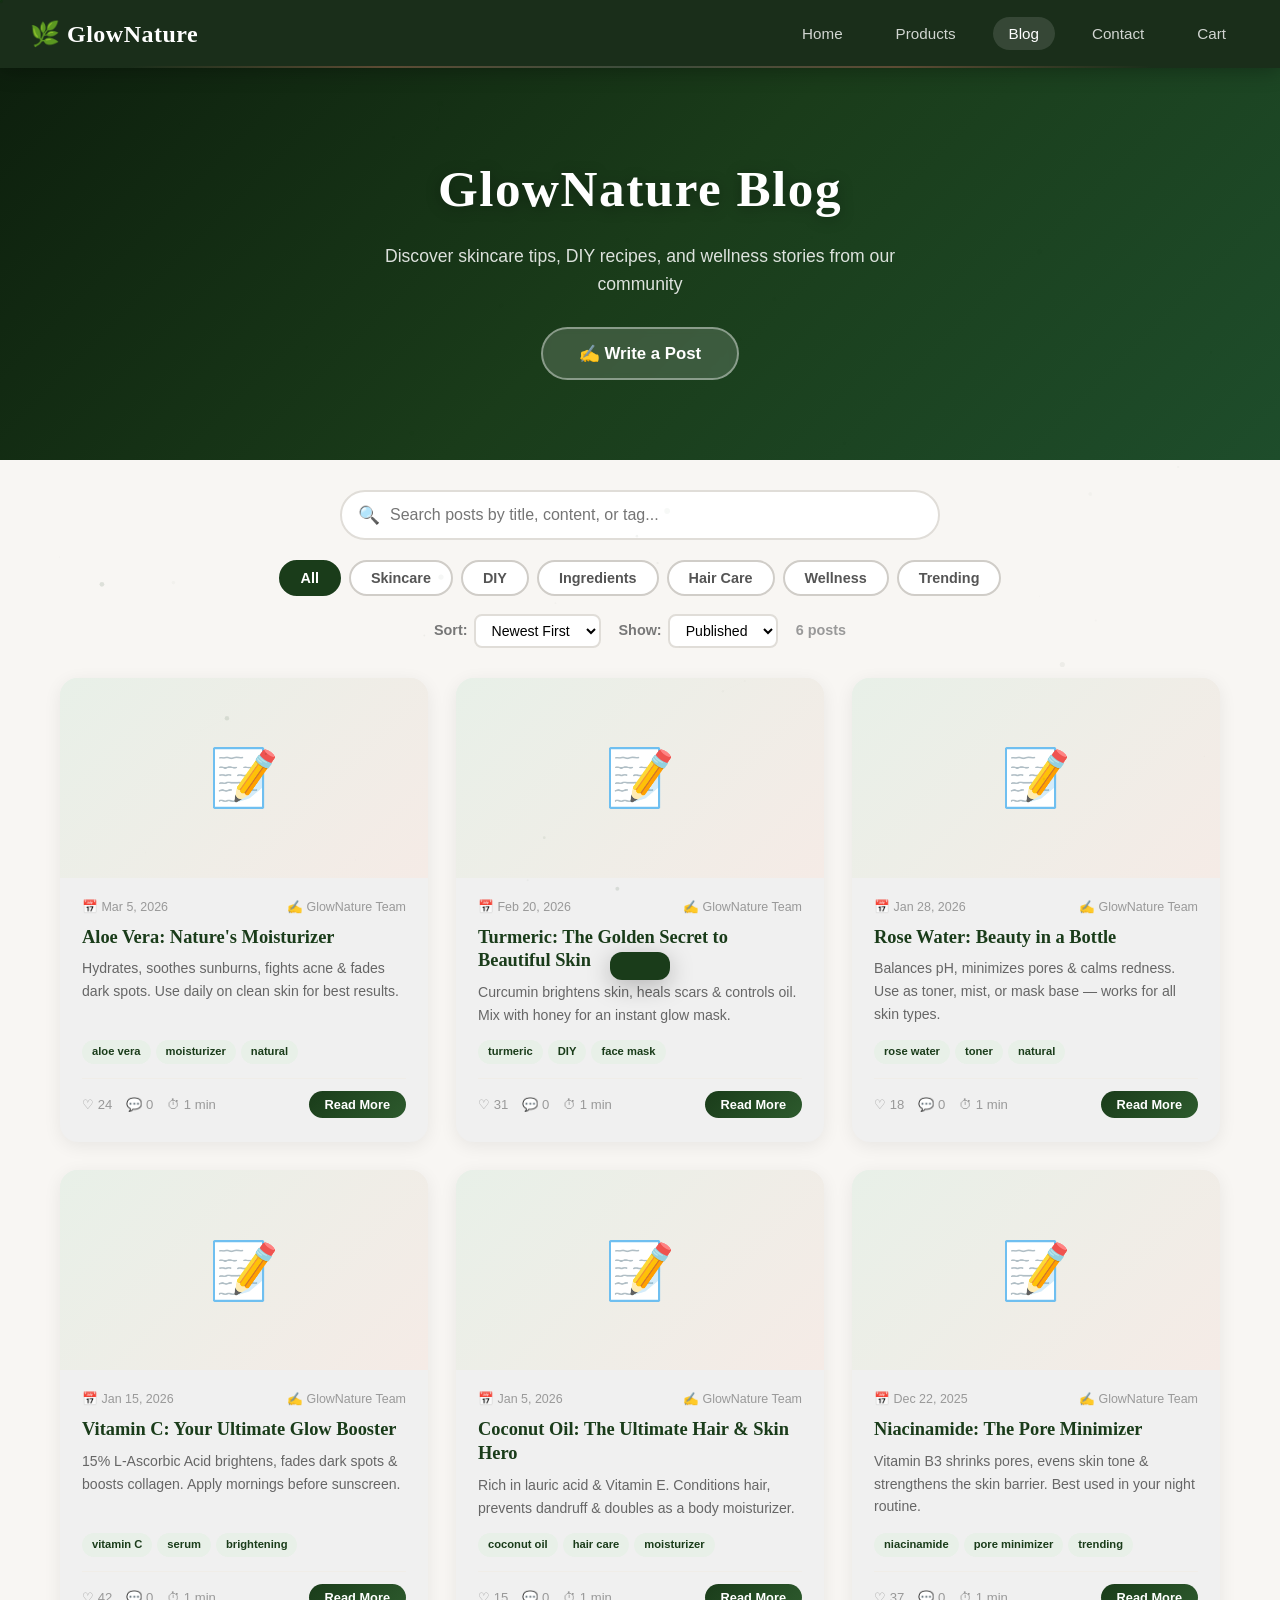
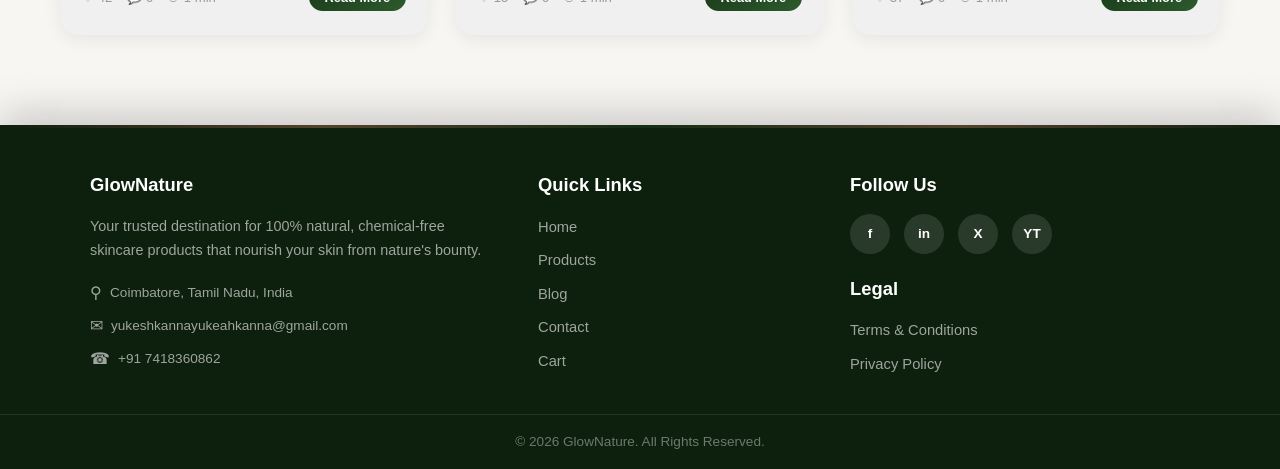
<file: ecommerce-project/blog.html>
<!DOCTYPE html>
<html lang="en">
<head>
<meta charset="UTF-8">
<meta name="viewport" content="width=device-width, initial-scale=1.0">
<title>Blog - GlowNature</title>
<link rel="stylesheet" href="css/style.css">
<link rel="stylesheet" href="css/blog-platform.css">
</head>

<body>

<nav class="navbar">
<h2>🌿 GlowNature</h2>
<button class="menu-toggle" onclick="toggleMenu()">☰</button>
<ul id="navMenu">
<li><a href="index.html">Home</a></li>
<li><a href="products.html">Products</a></li>
<li><a href="blog.html" class="active">Blog</a></li>
<li><a href="contact.html">Contact</a></li>
<li><a href="cart.html">Cart <span class="cart-badge" id="cartBadge"></span></a></li>
</ul>
</nav>

<!-- Blog Hero Banner -->
<section class="blog-hero">
  <div class="blog-hero-overlay"></div>
  <div class="blog-hero-content">
    <h1>GlowNature Blog</h1>
    <p>Discover skincare tips, DIY recipes, and wellness stories from our community</p>
    <button class="btn-create-post" onclick="openEditor()">✍ Write a Post</button>
  </div>
</section>

<!-- Blog Controls -->
<section class="blog-platform">
  <div class="blog-controls">
    <div class="blog-search-wrap">
      <input type="text" id="blogSearch" placeholder="Search posts by title, content, or tag..." oninput="filterBlogPosts()">
      <span class="search-icon">🔍</span>
    </div>
    <div class="blog-filter-row">
      <button class="blog-filter-btn active" onclick="filterByCategory('all')">All</button>
      <button class="blog-filter-btn" onclick="filterByCategory('Skincare')">Skincare</button>
      <button class="blog-filter-btn" onclick="filterByCategory('DIY')">DIY</button>
      <button class="blog-filter-btn" onclick="filterByCategory('Ingredients')">Ingredients</button>
      <button class="blog-filter-btn" onclick="filterByCategory('Hair Care')">Hair Care</button>
      <button class="blog-filter-btn" onclick="filterByCategory('Wellness')">Wellness</button>
      <button class="blog-filter-btn" onclick="filterByCategory('Trending')">Trending</button>
    </div>
    <div class="blog-view-controls">
      <div class="blog-sort">
        <label for="blogSort">Sort:</label>
        <select id="blogSort" onchange="filterBlogPosts()">
          <option value="newest">Newest First</option>
          <option value="oldest">Oldest First</option>
          <option value="title">Title A-Z</option>
          <option value="popular">Most Liked</option>
        </select>
      </div>
      <div class="blog-status-filter">
        <label for="statusFilter">Show:</label>
        <select id="statusFilter" onchange="filterBlogPosts()">
          <option value="published">Published</option>
          <option value="draft">My Drafts</option>
          <option value="all">All Posts</option>
        </select>
      </div>
      <span class="post-count" id="postCount">0 posts</span>
    </div>
  </div>

  <!-- Blog Posts Grid -->
  <div class="blog-posts-grid" id="blogPostsGrid">
    <!-- Posts rendered by JS -->
  </div>

  <!-- Empty State -->
  <div class="blog-empty" id="blogEmpty" style="display:none;">
    <div class="empty-icon">📝</div>
    <h3>No posts found</h3>
    <p>Be the first to share your skincare journey!</p>
    <button class="btn-create-post" onclick="openEditor()">Write Your First Post</button>
  </div>
</section>

<!-- Blog Post Editor Modal -->
<div class="blog-modal-overlay" id="editorModal">
  <div class="blog-editor-box">
    <div class="editor-header">
      <h2 id="editorTitle">Create New Post</h2>
      <button class="modal-close" onclick="closeEditor()">&times;</button>
    </div>
    <form id="blogEditorForm" onsubmit="return false;">
      <input type="hidden" id="editPostId" value="">

      <div class="editor-field">
        <label for="postTitle">Post Title <span class="required">*</span></label>
        <input type="text" id="postTitle" placeholder="Enter a compelling title..." maxlength="150" required>
        <span class="char-count"><span id="titleCharCount">0</span>/150</span>
      </div>

      <div class="editor-field">
        <label for="postCoverImage">Cover Image URL</label>
        <input type="text" id="postCoverImage" placeholder="https://images.unsplash.com/...">
        <div class="cover-preview" id="coverPreview"></div>
      </div>

      <div class="editor-row">
        <div class="editor-field">
          <label for="postCategory">Category <span class="required">*</span></label>
          <select id="postCategory" required>
            <option value="">Select category</option>
            <option value="Skincare">Skincare</option>
            <option value="DIY">DIY</option>
            <option value="Ingredients">Ingredients</option>
            <option value="Hair Care">Hair Care</option>
            <option value="Wellness">Wellness</option>
            <option value="Trending">Trending</option>
          </select>
        </div>
        <div class="editor-field">
          <label for="postAuthor">Author Name <span class="required">*</span></label>
          <input type="text" id="postAuthor" placeholder="Your name" maxlength="50" required>
        </div>
      </div>

      <div class="editor-field">
        <label for="postTags">Tags <small>(comma separated)</small></label>
        <input type="text" id="postTags" placeholder="e.g. aloe vera, moisturizer, organic">
        <div class="tags-preview" id="tagsPreview"></div>
      </div>

      <div class="editor-field">
        <label for="postExcerpt">Excerpt / Summary <span class="required">*</span></label>
        <textarea id="postExcerpt" rows="2" placeholder="A brief summary of your post (shown in cards)..." maxlength="300" required></textarea>
        <span class="char-count"><span id="excerptCharCount">0</span>/300</span>
      </div>

      <div class="editor-field">
        <label>Post Content <span class="required">*</span></label>
        <div class="rich-toolbar" id="richToolbar">
          <button type="button" onclick="execCmd('bold')" title="Bold"><b>B</b></button>
          <button type="button" onclick="execCmd('italic')" title="Italic"><i>I</i></button>
          <button type="button" onclick="execCmd('underline')" title="Underline"><u>U</u></button>
          <button type="button" onclick="execCmd('strikeThrough')" title="Strikethrough"><s>S</s></button>
          <span class="toolbar-divider"></span>
          <button type="button" onclick="execCmd('formatBlock','<h2>')" title="Heading 2">H2</button>
          <button type="button" onclick="execCmd('formatBlock','<h3>')" title="Heading 3">H3</button>
          <button type="button" onclick="execCmd('formatBlock','<p>')" title="Paragraph">P</button>
          <button type="button" onclick="execCmd('formatBlock','<blockquote>')" title="Blockquote">❝</button>
          <span class="toolbar-divider"></span>
          <button type="button" onclick="execCmd('insertUnorderedList')" title="Bullet List">• List</button>
          <button type="button" onclick="execCmd('insertOrderedList')" title="Numbered List">1. List</button>
          <span class="toolbar-divider"></span>
          <button type="button" onclick="execCmd('justifyLeft')" title="Align Left">⬅</button>
          <button type="button" onclick="execCmd('justifyCenter')" title="Align Center">⬌</button>
          <button type="button" onclick="execCmd('justifyRight')" title="Align Right">➡</button>
          <span class="toolbar-divider"></span>
          <button type="button" onclick="insertLink()" title="Insert Link">🔗</button>
          <button type="button" onclick="insertImage()" title="Insert Image">🖼</button>
          <button type="button" onclick="execCmd('removeFormat')" title="Clear Formatting">✕</button>
        </div>
        <div class="rich-editor" id="postContent" contenteditable="true" placeholder="Write your blog post here..."></div>
        <span class="word-count">Words: <span id="wordCount">0</span></span>
      </div>

      <div class="editor-actions">
        <button type="button" class="btn-draft" onclick="saveBlogPost('draft')">💾 Save as Draft</button>
        <button type="button" class="btn-publish" onclick="saveBlogPost('published')">🚀 Publish Post</button>
        <button type="button" class="btn-cancel" onclick="closeEditor()">Cancel</button>
      </div>
    </form>
  </div>
</div>

<!-- Blog Post Viewer Modal -->
<div class="blog-modal-overlay" id="viewerModal">
  <div class="blog-viewer-box">
    <button class="modal-close" onclick="closeViewer()">&times;</button>
    <div class="viewer-cover" id="viewerCover"></div>
    <div class="viewer-content">
      <div class="viewer-meta">
        <span class="viewer-category" id="viewerCategory"></span>
        <span class="viewer-status" id="viewerStatus"></span>
      </div>
      <h1 id="viewerTitle"></h1>
      <div class="viewer-info">
        <span class="viewer-author" id="viewerAuthor"></span>
        <span class="viewer-date" id="viewerDate"></span>
        <span class="viewer-read-time" id="viewerReadTime"></span>
      </div>
      <div class="viewer-tags" id="viewerTags"></div>
      <div class="viewer-body" id="viewerBody"></div>
      <div class="viewer-actions">
        <button class="btn-like" id="viewerLikeBtn" onclick="toggleLike()">
          <span id="likeIcon">♡</span> <span id="likeCount">0</span> Likes
        </button>
        <button class="btn-edit-post" id="viewerEditBtn" onclick="editFromViewer()">✏ Edit</button>
        <button class="btn-delete-post" id="viewerDeleteBtn" onclick="deleteFromViewer()">🗑 Delete</button>
        <button class="btn-share" onclick="sharePost()">📤 Share</button>
      </div>

      <!-- Comments Section -->
      <div class="comments-section">
        <h3>Comments (<span id="commentCount">0</span>)</h3>
        <form class="comment-form" onsubmit="return false;">
          <div class="comment-form-row">
            <input type="text" id="commentAuthor" placeholder="Your name" maxlength="50" required>
            <button type="button" class="btn-comment" onclick="addComment()">Post Comment</button>
          </div>
          <textarea id="commentText" rows="3" placeholder="Share your thoughts..." maxlength="1000" required></textarea>
        </form>
        <div class="comments-list" id="commentsList"></div>
      </div>
    </div>
  </div>
</div>

<!-- Delete Confirmation Modal -->
<div class="blog-modal-overlay" id="deleteModal">
  <div class="delete-confirm-box">
    <div class="delete-icon">⚠️</div>
    <h3>Delete this post?</h3>
    <p>This action cannot be undone. The post and all its comments will be permanently removed.</p>
    <div class="delete-actions">
      <button class="btn-cancel" onclick="closeDeleteModal()">Cancel</button>
      <button class="btn-confirm-delete" onclick="confirmDeletePost()">Delete Post</button>
    </div>
  </div>
</div>

<!-- Toast for blog -->
<div class="blog-toast" id="blogToast"></div>

<footer class="footer">
  <div class="footer-grid">
    <div class="footer-col">
      <h3>GlowNature</h3>
      <p>Your trusted destination for 100% natural, chemical-free skincare products that nourish your skin from nature's bounty.</p>
      <div class="footer-contact">
        <p><span class="fc-icon">&#9906;</span> Coimbatore, Tamil Nadu, India</p>
        <p><span class="fc-icon">&#9993;</span> <a href="mailto:yukeshkannayukeahkanna@gmail.com">yukeshkannayukeahkanna@gmail.com</a></p>
        <p><span class="fc-icon">&#9742;</span> <a href="tel:+917418360862">+91 7418360862</a></p>
      </div>
    </div>
    <div class="footer-col">
      <h3>Quick Links</h3>
      <ul>
        <li><a href="index.html">Home</a></li>
        <li><a href="products.html">Products</a></li>
        <li><a href="blog.html">Blog</a></li>
        <li><a href="contact.html">Contact</a></li>
        <li><a href="cart.html">Cart</a></li>
      </ul>
    </div>
    <div class="footer-col">
      <h3>Follow Us</h3>
      <div class="footer-socials">
        <a href="#" title="Facebook" class="social-icon">f</a>
        <a href="#" title="Instagram" class="social-icon">in</a>
        <a href="#" title="Twitter" class="social-icon">X</a>
        <a href="#" title="YouTube" class="social-icon">YT</a>
      </div>
      <h3 class="footer-legal-title">Legal</h3>
      <ul>
        <li><a href="#">Terms &amp; Conditions</a></li>
        <li><a href="#">Privacy Policy</a></li>
      </ul>
    </div>
  </div>
  <div class="footer-bottom">
    <p>&copy; 2026 GlowNature. All Rights Reserved.</p>
  </div>
</footer>

<div class="cursor-glow" id="cursorGlow"></div>
<div class="cursor-ring" id="cursorRing"></div>
<canvas class="particles-bg" id="particlesBg"></canvas>
<div class="mouse-trail" id="mouseTrail"></div>
<script src="js/script.js"></script>
<script src="js/blog-platform.js"></script>
</body>
</html>
</file>
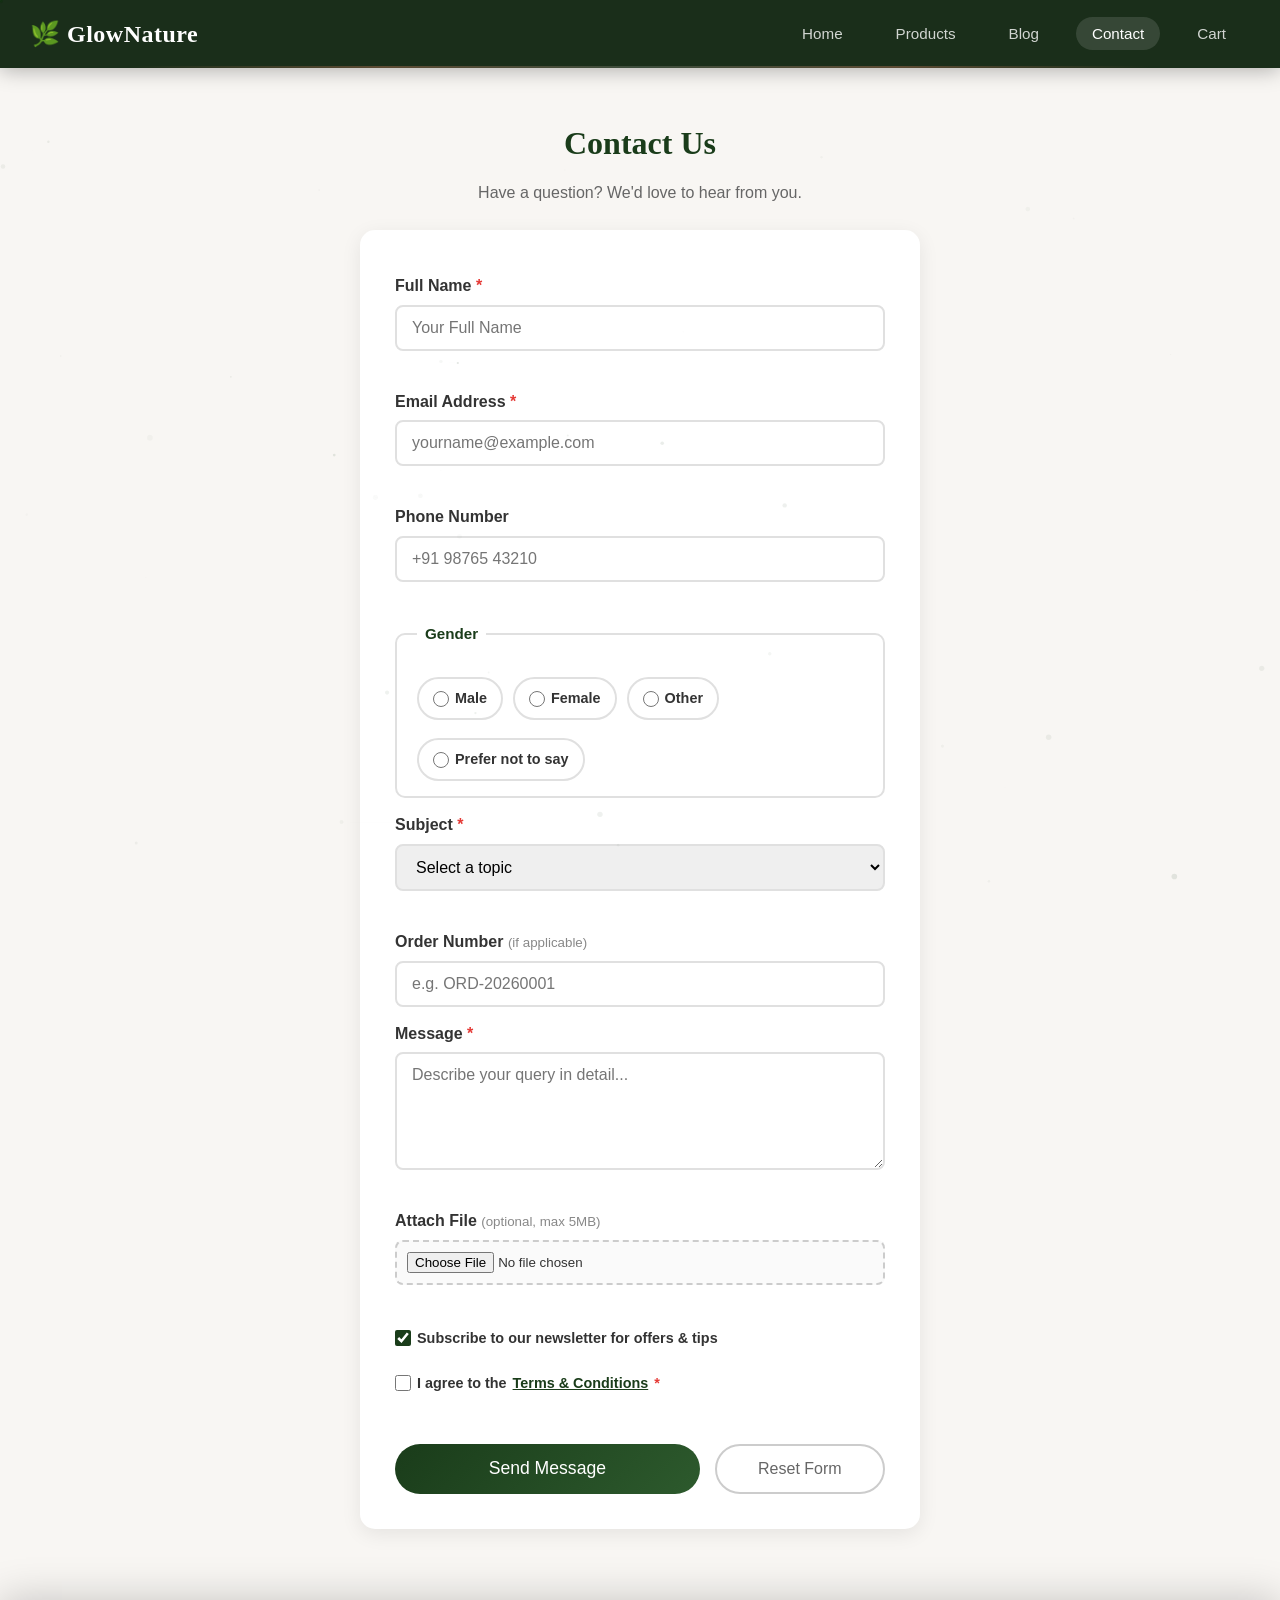
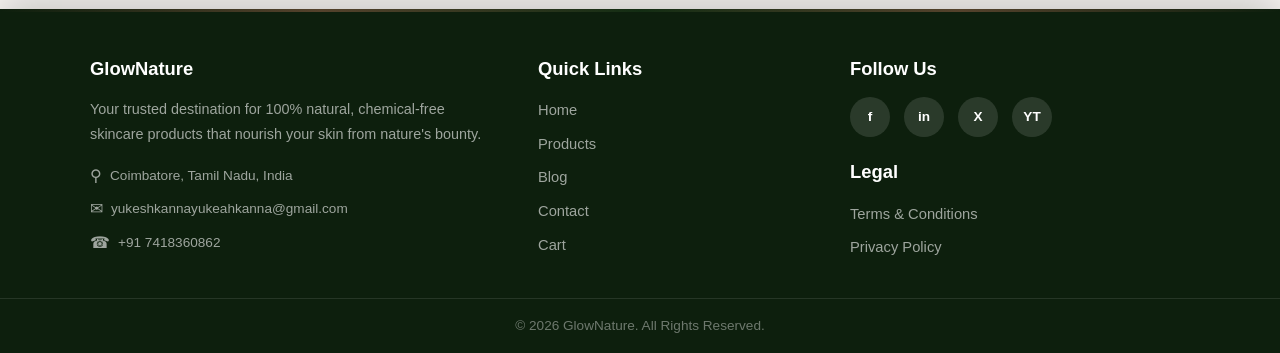
<file: ecommerce-project/contact.html>
<!DOCTYPE html>
<html lang="en">
<head>
<meta charset="UTF-8">
<meta name="viewport" content="width=device-width, initial-scale=1.0">
<title>Contact - GlowNature</title>
<link rel="stylesheet" href="css/style.css">
</head>

<body>

<nav class="navbar">
<h2>🌿 GlowNature</h2>
<button class="menu-toggle" onclick="toggleMenu()">☰</button>
<ul id="navMenu">
<li><a href="index.html">Home</a></li>
<li><a href="products.html">Products</a></li>
<li><a href="blog.html">Blog</a></li>
<li><a href="contact.html" class="active">Contact</a></li>
<li><a href="cart.html">Cart <span class="cart-badge" id="cartBadge"></span></a></li>
</ul>
</nav>

<section class="contact-section">
<h2>Contact Us</h2>
<p class="contact-subtitle">Have a question? We'd love to hear from you.</p>

<form class="contact-form" id="contactForm" onsubmit="return validateForm(event)">

<!-- Text Field - Full Name -->
<label for="name">Full Name <span class="required">*</span></label>
<input type="text" id="name" placeholder="Your Full Name" required>
<span class="error-msg" id="nameError"></span>

<!-- Email Field -->
<label for="email">Email Address <span class="required">*</span></label>
<input type="email" id="email" placeholder="yourname@example.com" required>
<span class="error-msg" id="emailError"></span>

<!-- Phone Number Field -->
<label for="phone">Phone Number</label>
<input type="tel" id="phone" placeholder="+91 98765 43210" maxlength="15">
<span class="error-msg" id="phoneError"></span>

<!-- Radio Buttons - Gender -->
<fieldset class="form-group">
<legend>Gender</legend>
<div class="radio-group">
<label class="radio-label">
<input type="radio" name="gender" value="male"> Male
</label>
<label class="radio-label">
<input type="radio" name="gender" value="female"> Female
</label>
<label class="radio-label">
<input type="radio" name="gender" value="other"> Other
</label>
<label class="radio-label">
<input type="radio" name="gender" value="prefer-not"> Prefer not to say
</label>
</div>
</fieldset>

<!-- Dropdown - Subject -->
<label for="subject">Subject <span class="required">*</span></label>
<select id="subject" required>
<option value="">Select a topic</option>
<option value="inquiry">Product Inquiry</option>
<option value="order">Order Issue</option>
<option value="return">Return / Refund</option>
<option value="shipping">Shipping Question</option>
<option value="feedback">Feedback</option>
<option value="partnership">Business / Partnership</option>
<option value="other">Other</option>
</select>
<span class="error-msg" id="subjectError"></span>

<!-- Text Field - Order Number (conditional) -->
<label for="ordernum">Order Number <small>(if applicable)</small></label>
<input type="text" id="ordernum" placeholder="e.g. ORD-20260001">

<!-- Textarea - Message -->
<label for="message">Message <span class="required">*</span></label>
<textarea id="message" placeholder="Describe your query in detail..." rows="5" required></textarea>
<span class="error-msg" id="messageError"></span>

<!-- File Upload -->
<label for="attachment">Attach File <small>(optional, max 5MB)</small></label>
<input type="file" id="attachment" accept=".jpg,.jpeg,.png,.pdf,.doc,.docx">
<span class="error-msg" id="fileError"></span>

<!-- Checkbox - Newsletter -->
<label class="checkbox-label single-check">
<input type="checkbox" id="newsletter" checked> Subscribe to our newsletter for offers &amp; tips
</label>

<!-- Checkbox - Terms -->
<label class="checkbox-label single-check">
<input type="checkbox" id="terms"> I agree to the <a href="#" class="link">Terms &amp; Conditions</a> <span class="required">*</span>
</label>
<span class="error-msg" id="termsError"></span>

<!-- Submit & Reset Buttons -->
<div class="form-buttons">
<button type="submit" class="btn-submit">Send Message</button>
<button type="button" class="btn-reset" onclick="resetForm()">Reset Form</button>
</div>

<!-- Success Message -->
<div class="success-msg" id="successMsg">
✅ Your message has been sent successfully! We'll get back to you soon.
</div>

</form>
</section>

<footer class="footer">
  <div class="footer-grid">
    <div class="footer-col">
      <h3>GlowNature</h3>
      <p>Your trusted destination for 100% natural, chemical-free skincare products that nourish your skin from nature's bounty.</p>
      <div class="footer-contact">
        <p><span class="fc-icon">&#9906;</span> Coimbatore, Tamil Nadu, India</p>
        <p><span class="fc-icon">&#9993;</span> <a href="mailto:yukeshkannayukeahkanna@gmail.com">yukeshkannayukeahkanna@gmail.com</a></p>
        <p><span class="fc-icon">&#9742;</span> <a href="tel:+917418360862">+91 7418360862</a></p>
      </div>
    </div>
    <div class="footer-col">
      <h3>Quick Links</h3>
      <ul>
        <li><a href="index.html">Home</a></li>
        <li><a href="products.html">Products</a></li>
        <li><a href="blog.html">Blog</a></li>
        <li><a href="contact.html">Contact</a></li>
        <li><a href="cart.html">Cart</a></li>
      </ul>
    </div>
    <div class="footer-col">
      <h3>Follow Us</h3>
      <div class="footer-socials">
        <a href="#" title="Facebook" class="social-icon">f</a>
        <a href="#" title="Instagram" class="social-icon">in</a>
        <a href="#" title="Twitter" class="social-icon">X</a>
        <a href="#" title="YouTube" class="social-icon">YT</a>
      </div>
      <h3 class="footer-legal-title">Legal</h3>
      <ul>
        <li><a href="#">Terms &amp; Conditions</a></li>
        <li><a href="#">Privacy Policy</a></li>
      </ul>
    </div>
  </div>
  <div class="footer-bottom">
    <p>&copy; 2026 GlowNature. All Rights Reserved.</p>
  </div>
</footer>

<div class="cursor-glow" id="cursorGlow"></div>
<div class="cursor-ring" id="cursorRing"></div>
<canvas class="particles-bg" id="particlesBg"></canvas>
<div class="mouse-trail" id="mouseTrail"></div>
<script src="js/script.js"></script>
</body>
</html>
</file>
<file: ecommerce-project/css/style.css>
/* ===== Reset & Base ===== */
* {
  box-sizing: border-box;
  margin: 0;
  padding: 0;
}

body {
  font-family: 'Segoe UI', Arial, sans-serif;
  margin: 0;
  background: #f8f6f3;
  color: #333;
  line-height: 1.6;
}

img {
  max-width: 100%;
  height: auto;
}

/* ===== Navbar ===== */
.navbar {
  display: flex;
  justify-content: space-between;
  align-items: center;
  background: #1a2e1a;
  padding: 15px 30px;
  color: white;
  position: sticky;
  top: 0;
  z-index: 1000;
  box-shadow: 0 2px 20px rgba(0,0,0,0.3);
}

.navbar h2 {
  font-size: 1.5rem;
  white-space: nowrap;
  font-family: 'Georgia', serif;
  letter-spacing: 0.5px;
}

.navbar ul {
  display: flex;
  list-style: none;
  align-items: center;
  gap: 5px;
}

.navbar li {
  margin: 0 8px;
}

.navbar a {
  color: rgba(255,255,255,0.8);
  text-decoration: none;
  font-size: 0.95rem;
  padding: 8px 16px;
  border-radius: 25px;
  transition: all 0.3s;
}

.navbar a:hover,
.navbar a.active {
  color: white;
  background: rgba(255,255,255,0.12);
}

.menu-toggle {
  display: none;
  background: none;
  border: 2px solid rgba(255,255,255,0.4);
  color: white;
  font-size: 1.5rem;
  padding: 5px 12px;
  border-radius: 5px;
  cursor: pointer;
}

/* Cart badge */
.cart-badge {
  background: #c0775a;
  color: white;
  border-radius: 50%;
  padding: 2px 7px;
  font-size: 0.75rem;
  font-weight: bold;
  margin-left: 4px;
}

.cart-badge:empty {
  display: none;
}

/* ===== Hero Section ===== */
.hero {
  display: flex;
  align-items: center;
  justify-content: center;
  gap: 50px;
  padding: 80px 50px;
  background: linear-gradient(135deg, #0d1f0d, #1a3c1a, #1e4d2b);
  color: white;
  animation: fadeIn 1s ease-in;
  max-width: 100%;
  overflow: hidden;
  position: relative;
  min-height: 480px;
}

.hero-overlay {
  position: absolute;
  inset: 0;
  background: url('https://images.unsplash.com/photo-1441974231531-c6227db76b6e?w=1200&q=30') center/cover no-repeat;
  opacity: 0.15;
  pointer-events: none;
}

.hero-content {
  text-align: left;
  max-width: 500px;
  position: relative;
  z-index: 2;
}

.hero-sub {
  font-family: 'Georgia', serif;
  font-size: 2.2rem;
  font-weight: 400;
  letter-spacing: 1px;
  margin-bottom: 0;
  opacity: 0.95;
  line-height: 1.2;
}

.hero h1 {
  font-family: 'Georgia', serif;
  font-size: 4rem;
  margin-bottom: 15px;
  font-weight: 700;
  letter-spacing: 2px;
  line-height: 1;
  text-shadow: none;
}

.hero-line {
  width: 60px;
  height: 3px;
  background: rgba(255,255,255,0.6);
  margin: 20px 0;
}

.hero-desc {
  font-size: 1rem;
  margin-bottom: 30px;
  opacity: 0.75;
  font-weight: 300;
  letter-spacing: 0.3px;
}

.hero p {
  font-size: 1.1rem;
  margin-bottom: 25px;
  opacity: 0.85;
}

.hero-img {
  flex-shrink: 0;
  position: relative;
  z-index: 2;
  transition: transform 0.15s ease-out;
}
.hero-img img {
  width: 320px;
  height: 400px;
  object-fit: cover;
  border-radius: 200px 200px 30px 30px;
  border: none;
  box-shadow: 0 20px 60px rgba(0,0,0,0.4);
  animation: floatUp 3s ease-in-out infinite;
}
@keyframes floatUp {
  0%, 100% { transform: translateY(0); }
  50% { transform: translateY(-12px); }
}

/* ===== Categories Section ===== */
.categories-section {
  background: #f8f6f3;
  padding: 45px 20px 40px;
  text-align: center;
}
.categories-section h2 {
  font-size: 1.8rem;
  color: #1a3c1a;
  margin-bottom: 30px;
  font-family: 'Georgia', serif;
}
.categories-grid {
  display: flex;
  flex-wrap: wrap;
  justify-content: center;
  gap: 30px;
  max-width: 1100px;
  margin: 0 auto;
}
.category-item {
  text-decoration: none;
  display: flex;
  flex-direction: column;
  align-items: center;
  gap: 10px;
  transition: transform 0.3s;
}
.category-item:hover {
  transform: translateY(-6px);
}
.category-item:hover .category-img {
  box-shadow: 0 8px 25px rgba(46,125,50,0.25);
}
.category-img {
  width: 110px;
  height: 110px;
  border-radius: 50%;
  overflow: hidden;
  display: flex;
  align-items: center;
  justify-content: center;
  border: 3px solid #e0ddd8;
  transition: box-shadow 0.3s, border-color 0.3s;
}
.category-item:hover .category-img {
  border-color: #c0775a;
}
.category-img img {
  width: 100%;
  height: 100%;
  object-fit: cover;
}
.category-item span {
  font-size: 0.88rem;
  font-weight: 600;
  color: #333;
  text-transform: capitalize;
}

/* ===== Offer Banner ===== */
.offer-banner {
  background: linear-gradient(135deg, #fdf0e9, #f9e4d8, #fdf0e9);
  padding: 0;
  margin: 0;
  position: relative;
  overflow: hidden;
}
.offer-banner-inner {
  max-width: 1200px;
  margin: 0 auto;
  padding: 50px 40px;
  display: flex;
  justify-content: center;
  align-items: center;
  gap: 40px;
  position: relative;
}
.offer-img {
  flex-shrink: 0;
}
.offer-img img {
  width: 220px;
  height: 220px;
  object-fit: cover;
  border-radius: 20px;
  box-shadow: 0 8px 30px rgba(0,0,0,0.12);
  transition: opacity 0.6s ease, transform 0.6s ease;
}
.offer-img img.offer-fade {
  opacity: 0;
  transform: scale(0.92);
}
.offer-img img:hover {
  transform: scale(1.05) rotate(-2deg);
}
.offer-text {
  max-width: 600px;
  transition: opacity 0.5s ease;
}
.offer-text.offer-fade {
  opacity: 0;
}
.offer-dots {
  display: flex;
  justify-content: center;
  gap: 10px;
  padding: 0 0 20px;
}
.offer-dot {
  width: 10px;
  height: 10px;
  border-radius: 50%;
  background: #ccc;
  border: none;
  cursor: pointer;
  transition: background 0.3s, transform 0.3s;
  padding: 0;
}
.offer-dot.active {
  background: #1a3c1a;
  transform: scale(1.3);
}
.offer-tag {
  display: inline-block;
  background: #c0775a;
  color: white;
  padding: 5px 16px;
  border-radius: 20px;
  font-size: 0.75rem;
  font-weight: 700;
  letter-spacing: 1px;
  margin-bottom: 12px;
}
.offer-text h2 {
  font-size: 3rem;
  color: #1a3c1a;
  line-height: 1.1;
  margin-bottom: 6px;
  font-family: 'Georgia', serif;
}
.offer-star {
  color: #e53935;
  font-size: 1.4rem;
  vertical-align: super;
}
.offer-sub {
  font-size: 1.5rem;
  color: #555;
  margin-bottom: 20px;
}
.offer-sub strong {
  color: #1a3c1a;
  font-size: 1.8rem;
}
.offer-btn {
  display: inline-block;
  background: linear-gradient(135deg, #1a3c1a, #2d5a2d);
  color: white;
  padding: 14px 34px;
  border-radius: 30px;
  text-decoration: none;
  font-weight: 700;
  font-size: 1rem;
  transition: all 0.3s;
  box-shadow: 0 4px 15px rgba(26,60,26,0.3);
}
.offer-btn:hover {
  transform: translateY(-3px);
  box-shadow: 0 6px 20px rgba(26,60,26,0.4);
  background: linear-gradient(135deg, #0d1f0d, #1a3c1a);
}
.offer-badge {
  text-align: right;
}
.offer-star-note {
  color: #999;
  font-size: 0.85rem;
  font-style: italic;
}

/* ===== Promo Strip ===== */
.promo-strip {
  display: flex;
  justify-content: center;
  flex-wrap: wrap;
  gap: 0;
  background: #1a3c1a;
  padding: 0;
}
.promo-item {
  flex: 1;
  min-width: 180px;
  text-align: center;
  color: white;
  padding: 14px 10px;
  font-size: 0.88rem;
  font-weight: 600;
  border-right: 1px solid rgba(255,255,255,0.15);
}
.promo-item:last-child {
  border-right: none;
}
.promo-item span {
  margin-right: 6px;
  font-size: 1.1rem;
}

/* ===== Buttons ===== */
.btn {
  display: inline-block;
  background: rgba(255,255,255,0.15);
  color: white;
  padding: 12px 28px;
  text-decoration: none;
  border-radius: 30px;
  font-weight: bold;
  font-size: 1rem;
  border: 1.5px solid rgba(255,255,255,0.4);
  cursor: pointer;
  transition: all 0.3s;
  backdrop-filter: blur(4px);
}

.btn:hover {
  background: white;
  color: #1a3c1a;
  border-color: white;
  transform: translateY(-2px);
  box-shadow: 0 4px 15px rgba(0,0,0,0.2);
}

.btn-danger {
  background: #c0775a;
  color: white;
  border-color: #c0775a;
}

.btn-danger:hover {
  background: #a65d42;
  color: white;
  border-color: #a65d42;
}

.btn-checkout {
  background: #1a3c1a;
  color: white;
  border-color: #1a3c1a;
}

.btn-checkout:hover {
  background: #0d1f0d;
  color: white;
  border-color: #0d1f0d;
}

/* ===== Page Titles ===== */
.page-title,
.featured h2,
.blog h2,
.contact-section h2,
.cart-section h2,
.features-section h2 {
  text-align: center;
  padding: 30px 20px 10px;
  font-size: 2rem;
  color: #1a3c1a;
  font-family: 'Georgia', serif;
}

/* ===== Product Grid ===== */
.product-grid {
  display: flex;
  flex-wrap: wrap;
  gap: 25px;
  justify-content: center;
  padding: 30px 20px 50px;
  max-width: 1200px;
  margin: 0 auto;
}

.product-card {
  background: white;
  padding: 25px;
  border-radius: 20px;
  text-align: center;
  transition: transform 0.3s, box-shadow 0.3s;
  width: 240px;
  border: none;
  box-shadow: 0 4px 20px rgba(0,0,0,0.06);
  position: relative;
  overflow: hidden;
}

.product-card:hover {
  transform: translateY(-8px);
  box-shadow: 0 12px 35px rgba(0,0,0,0.12);
}

.product-card img {
  border-radius: 50%;
  margin-bottom: 15px;
  background: #f5ebe6;
  padding: 8px;
}

.product-card h3 {
  margin: 8px 0;
  color: #1a3c1a;
  font-family: 'Georgia', serif;
  font-size: 1.05rem;
}

.product-card .price {
  font-size: 1.15rem;
  font-weight: bold;
  color: #c0775a;
  margin: 8px 0 15px;
}

.product-card button {
  background: linear-gradient(135deg, #1a3c1a, #2d5a2d);
  color: white;
  border: none;
  padding: 10px 22px;
  border-radius: 25px;
  cursor: pointer;
  font-size: 0.95rem;
  transition: all 0.3s;
}

.product-card button:hover {
  background: linear-gradient(135deg, #0d1f0d, #1a3c1a);
  transform: scale(1.05);
  box-shadow: 0 3px 10px rgba(26,60,26,0.4);
}

/* ===== Product Modal ===== */
.modal-overlay {
  display: none;
  position: fixed;
  inset: 0;
  background: rgba(0,0,0,0.5);
  z-index: 1000;
  justify-content: center;
  align-items: center;
  padding: 20px;
  backdrop-filter: blur(4px);
}
.modal-overlay.active {
  display: flex;
}
.modal-box {
  background: white;
  border-radius: 20px;
  max-width: 780px;
  width: 100%;
  max-height: 90vh;
  overflow-y: auto;
  position: relative;
  animation: modalIn 0.3s ease;
}
@keyframes modalIn {
  from { opacity: 0; transform: scale(0.9) translateY(20px); }
  to { opacity: 1; transform: scale(1) translateY(0); }
}
.modal-close {
  position: absolute;
  top: 12px;
  right: 16px;
  background: none;
  border: none;
  font-size: 2rem;
  color: #666;
  cursor: pointer;
  z-index: 10;
  line-height: 1;
  transition: color 0.2s;
}
.modal-close:hover { color: #e53935; }

.modal-body {
  display: flex;
  gap: 0;
}
.modal-img-wrap {
  flex: 0 0 45%;
  background: #f5f5f5;
  display: flex;
  align-items: center;
  justify-content: center;
  border-radius: 20px 0 0 20px;
  overflow: hidden;
  min-height: 350px;
}
.modal-img-wrap img {
  width: 100%;
  height: 100%;
  object-fit: cover;
  max-height: 480px;
}
.modal-info {
  flex: 1;
  padding: 35px 30px;
  display: flex;
  flex-direction: column;
  gap: 10px;
}
.modal-category {
  display: inline-block;
  background: #e8f0e8;
  color: #1a3c1a;
  padding: 4px 14px;
  border-radius: 20px;
  font-size: 0.75rem;
  font-weight: 600;
  letter-spacing: 0.5px;
  width: fit-content;
  text-transform: uppercase;
}
.modal-info h2 {
  font-size: 1.5rem;
  color: #1a3c1a;
  margin: 2px 0 0;
  font-family: 'Georgia', serif;
}
.modal-desc {
  color: #666;
  font-size: 0.92rem;
  line-height: 1.6;
}
.modal-features {
  display: flex;
  flex-wrap: wrap;
  gap: 6px;
  margin: 4px 0;
}
.modal-features span {
  background: #e8f0e8;
  color: #1a3c1a;
  padding: 4px 12px;
  border-radius: 15px;
  font-size: 0.75rem;
  font-weight: 600;
}
.modal-price {
  font-size: 1.6rem;
  font-weight: 700;
  color: #c0775a;
  margin: 4px 0;
}
.modal-qty {
  display: flex;
  align-items: center;
  gap: 0;
  width: fit-content;
  border: 2px solid #e0e0e0;
  border-radius: 10px;
  overflow: hidden;
}
.modal-qty button {
  width: 40px;
  height: 40px;
  border: none;
  background: #f5f5f5;
  font-size: 1.2rem;
  cursor: pointer;
  color: #333;
  transition: background 0.2s;
}
.modal-qty button:hover { background: #e8f0e8; }
.modal-qty span {
  width: 45px;
  text-align: center;
  font-size: 1.1rem;
  font-weight: 600;
}
.modal-actions {
  display: flex;
  gap: 10px;
  margin-top: 6px;
}
.btn-modal-cart {
  flex: 1;
  padding: 12px;
  border: 2px solid #1a3c1a;
  background: white;
  color: #1a3c1a;
  border-radius: 12px;
  font-size: 0.95rem;
  font-weight: 600;
  cursor: pointer;
  transition: all 0.3s;
}
.btn-modal-cart:hover {
  background: #e8f0e8;
}
.btn-modal-buy {
  flex: 1;
  padding: 12px;
  border: none;
  background: linear-gradient(135deg, #1a3c1a, #2d5a2d);
  color: white;
  border-radius: 12px;
  font-size: 0.95rem;
  font-weight: 600;
  cursor: pointer;
  transition: transform 0.3s, box-shadow 0.3s;
}
.btn-modal-buy:hover {
  transform: translateY(-2px);
  box-shadow: 0 4px 12px rgba(26,60,26,0.35);
}

@media(max-width:600px){
  .modal-body { flex-direction: column; }
  .modal-img-wrap {
    flex: none;
    border-radius: 20px 20px 0 0;
    min-height: 220px;
    max-height: 250px;
  }
  .modal-info { padding: 22px 20px; }
  .modal-info h2 { font-size: 1.25rem; }
}

/* ===== Product Card Clickable ===== */
.product-card {
  cursor: pointer;
}

/* ===== Features Section ===== */
.features-section {
  background: #f8f6f3;
  padding: 40px 20px 50px;
}

.features-grid {
  display: flex;
  flex-wrap: wrap;
  justify-content: center;
  gap: 30px;
  max-width: 900px;
  margin: 20px auto 0;
}

.feature-card {
  text-align: center;
  padding: 30px 20px;
  width: 240px;
  border-radius: 15px;
  transition: transform 0.3s, box-shadow 0.3s;
}

.feature-card:hover {
  transform: translateY(-5px);
  box-shadow: 0 8px 25px rgba(0,0,0,0.1);
}

.feature-icon {
  font-size: 2.5rem;
  display: block;
  margin-bottom: 12px;
}

.feature-card h3 {
  color: #1a3c1a;
  margin-bottom: 8px;
  font-family: 'Georgia', serif;
}

/* ===== Blog Section ===== */
.blog {
  padding: 20px 20px 60px;
  max-width: 1100px;
  margin: 0 auto;
}

/* Ad Banner */
.blog-ad {
  position: relative;
  border-radius: 18px;
  overflow: hidden;
  margin-bottom: 35px;
  height: 320px;
  box-shadow: 0 6px 25px rgba(0,0,0,0.12);
}
.blog-ad .ad-bg {
  width: 100%;
  height: 100%;
  object-fit: cover;
  display: block;
}
.ad-content {
  position: absolute;
  inset: 0;
  display: flex;
  flex-direction: column;
  align-items: center;
  justify-content: center;
  text-align: center;
  padding: 30px;
  background: linear-gradient(135deg, rgba(40,40,40,0.55), rgba(60,60,60,0.4));
  color: #e0e0e0;
}
.ad-badge {
  background: rgba(255,255,255,0.18);
  color: #f0f0f0;
  padding: 6px 20px;
  border-radius: 20px;
  font-size: 0.75rem;
  font-weight: 700;
  letter-spacing: 2px;
  margin-bottom: 14px;
  border: 1px solid rgba(255,255,255,0.3);
  animation: pulse 2s infinite;
  font-family: 'Segoe UI', sans-serif;
}
@keyframes pulse {
  0%,100% { transform: scale(1); }
  50% { transform: scale(1.06); }
}
.ad-content h2 {
  font-size: 2.6rem;
  margin-bottom: 10px;
  text-shadow: 0 2px 10px rgba(0,0,0,0.4);
  font-family: 'Georgia', 'Playfair Display', serif;
  font-style: italic;
  color: #f5f5f5;
  letter-spacing: 1px;
}
.ad-content p {
  font-size: 1.05rem;
  margin-bottom: 20px;
  line-height: 1.5;
  color: #d0d0d0;
  font-family: 'Segoe UI', 'Helvetica Neue', sans-serif;
  letter-spacing: 0.3px;
}
.ad-content p strong {
  background: rgba(255,255,255,0.15);
  padding: 3px 12px;
  border-radius: 6px;
  letter-spacing: 1.5px;
  color: #fff;
  font-family: 'Courier New', monospace;
}
.ad-btn {
  display: inline-block;
  padding: 13px 38px;
  background: rgba(255,255,255,0.15);
  color: #f0f0f0;
  font-size: 1rem;
  font-weight: 600;
  border-radius: 30px;
  border: 1.5px solid rgba(255,255,255,0.4);
  font-family: 'Georgia', serif;
  letter-spacing: 0.5px;
  text-decoration: none;
  transition: transform 0.3s, box-shadow 0.3s;
}
.ad-btn:hover {
  transform: translateY(-3px);
  box-shadow: 0 6px 20px rgba(0,0,0,0.25);
}

/* Blog Grid */
.blog-grid {
  display: grid;
  grid-template-columns: repeat(3, 1fr);
  gap: 25px;
}

.blog-card {
  background: white;
  border-radius: 16px;
  overflow: hidden;
  box-shadow: 0 3px 15px rgba(0,0,0,0.07);
  transition: transform 0.3s, box-shadow 0.3s;
  display: flex;
  flex-direction: column;
}
.blog-card:hover {
  transform: translateY(-6px);
  box-shadow: 0 10px 30px rgba(0,0,0,0.14);
}

.card-img {
  position: relative;
  height: 180px;
  overflow: hidden;
}
.card-img img {
  width: 100%;
  height: 100%;
  object-fit: cover;
  transition: transform 0.4s;
}
.blog-card:hover .card-img img {
  transform: scale(1.08);
}

.article-tag {
  position: absolute;
  top: 12px;
  left: 12px;
  background: #1a3c1a;
  color: white;
  padding: 4px 14px;
  border-radius: 20px;
  font-size: 0.75rem;
  font-weight: 600;
  letter-spacing: 0.5px;
}

.card-body {
  padding: 18px 20px 22px;
  flex: 1;
  display: flex;
  flex-direction: column;
}

.blog-date {
  font-size: 0.78rem;
  color: #999;
  margin-bottom: 6px;
}

.card-body h3 {
  font-size: 1.15rem;
  color: #1a3c1a;
  margin-bottom: 8px;
  line-height: 1.3;
  font-family: 'Georgia', serif;
}

.card-body > p {
  font-size: 0.9rem;
  color: #666;
  line-height: 1.6;
  margin-bottom: 14px;
  flex: 1;
}

.card-highlights {
  display: flex;
  flex-wrap: wrap;
  gap: 6px;
  margin-bottom: 16px;
}
.card-highlights span {
  background: #e8f0e8;
  color: #1a3c1a;
  padding: 4px 10px;
  border-radius: 20px;
  font-size: 0.72rem;
  font-weight: 600;
}

.btn-shop {
  display: inline-block;
  padding: 10px 22px;
  background: linear-gradient(135deg, #1a3c1a, #2d5a2d);
  color: white;
  border: none;
  border-radius: 25px;
  font-size: 0.88rem;
  font-weight: 600;
  cursor: pointer;
  transition: transform 0.3s, box-shadow 0.3s;
  text-align: center;
  width: 100%;
}
.btn-shop:hover {
  transform: translateY(-2px);
  box-shadow: 0 4px 15px rgba(26,60,26,0.4);
}

@media(max-width:900px){
  .blog-grid { grid-template-columns: repeat(2, 1fr); }
}
@media(max-width:600px){
  .blog-grid { grid-template-columns: 1fr; }
  .blog-ad { height: 240px; }
  .ad-content h2 { font-size: 1.5rem; }
  .ad-content p { font-size: 0.95rem; }
}

/* ===== Contact Section ===== */
.contact-section {
  padding: 20px 20px 50px;
  max-width: 600px;
  margin: 0 auto;
}

.contact-subtitle {
  text-align: center;
  color: #666;
  margin-bottom: 25px;
}

.contact-form {
  display: flex;
  flex-direction: column;
  gap: 6px;
  background: white;
  padding: 35px;
  border-radius: 15px;
  box-shadow: 0 5px 20px rgba(0,0,0,0.08);
}

.contact-form label {
  font-weight: bold;
  color: #333;
  margin-top: 8px;
}

.required {
  color: #e53935;
}

.contact-form input[type="text"],
.contact-form input[type="email"],
.contact-form input[type="tel"],
.contact-form select,
.contact-form textarea {
  padding: 12px 15px;
  border: 2px solid #e0e0e0;
  border-radius: 8px;
  font-size: 1rem;
  font-family: inherit;
  transition: border-color 0.3s, box-shadow 0.3s;
  width: 100%;
}

.contact-form input:focus,
.contact-form select:focus,
.contact-form textarea:focus {
  outline: none;
  border-color: #1a3c1a;
  box-shadow: 0 0 0 3px rgba(26,60,26,0.1);
}

.contact-form input.input-error,
.contact-form select.input-error,
.contact-form textarea.input-error {
  border-color: #e53935;
  box-shadow: 0 0 0 3px rgba(229,57,53,0.1);
}

.contact-form input.input-valid,
.contact-form select.input-valid,
.contact-form textarea.input-valid {
  border-color: #1a3c1a;
}

.contact-form input[type="file"] {
  padding: 10px;
  border: 2px dashed #ccc;
  border-radius: 8px;
  background: #fafafa;
  cursor: pointer;
  transition: border-color 0.3s;
}

.contact-form input[type="file"]:hover {
  border-color: #1a3c1a;
}

.contact-form small {
  color: #888;
  font-weight: normal;
}

/* Fieldset & Legend */
.form-group {
  border: 2px solid #e0e0e0;
  border-radius: 10px;
  padding: 15px 20px;
  margin-top: 10px;
}

.form-group legend {
  font-weight: bold;
  color: #1a3c1a;
  padding: 0 8px;
  font-size: 0.95rem;
}

/* Radio Buttons */
.radio-group {
  display: flex;
  flex-wrap: wrap;
  gap: 10px;
  margin-top: 8px;
}

.radio-label {
  display: flex;
  align-items: center;
  gap: 6px;
  padding: 8px 14px;
  border: 2px solid #e0e0e0;
  border-radius: 25px;
  cursor: pointer;
  font-weight: normal;
  font-size: 0.9rem;
  transition: all 0.3s;
}

.radio-label:hover {
  border-color: #1a3c1a;
  background: #e8f0e8;
}

.radio-label input[type="radio"] {
  accent-color: #1a3c1a;
  width: 16px;
  height: 16px;
  cursor: pointer;
}

/* Checkboxes */
.checkbox-group {
  display: flex;
  flex-wrap: wrap;
  gap: 10px;
  margin-top: 8px;
}

.checkbox-label {
  display: flex;
  align-items: center;
  gap: 6px;
  padding: 8px 14px;
  border: 2px solid #e0e0e0;
  border-radius: 8px;
  cursor: pointer;
  font-weight: normal;
  font-size: 0.9rem;
  transition: all 0.3s;
}

.checkbox-label:hover {
  border-color: #1a3c1a;
  background: #e8f0e8;
}

.checkbox-label input[type="checkbox"] {
  accent-color: #1a3c1a;
  width: 16px;
  height: 16px;
  cursor: pointer;
}

.single-check {
  margin-top: 8px;
  border: none;
  padding: 4px 0;
}

.single-check .link {
  color: #1a3c1a;
  text-decoration: underline;
}

/* Form Buttons */
.form-buttons {
  display: flex;
  gap: 15px;
  margin-top: 15px;
}

.btn-submit {
  flex: 1;
  background: linear-gradient(135deg, #1a3c1a, #2d5a2d);
  color: white;
  border: none;
  padding: 14px;
  border-radius: 30px;
  font-size: 1.1rem;
  cursor: pointer;
  transition: all 0.3s;
}

.btn-submit:hover {
  background: linear-gradient(135deg, #0d1f0d, #1a3c1a);
  transform: translateY(-2px);
  box-shadow: 0 4px 15px rgba(26,60,26,0.4);
}

.btn-reset {
  flex: 0.5;
  background: white;
  color: #666;
  border: 2px solid #ccc;
  padding: 14px;
  border-radius: 30px;
  font-size: 1rem;
  cursor: pointer;
  transition: all 0.3s;
}

.btn-reset:hover {
  border-color: #e53935;
  color: #e53935;
  background: #fff5f5;
}

.error-msg {
  color: #e53935;
  font-size: 0.85rem;
  min-height: 18px;
}

.success-msg {
  text-align: center;
  color: #1a3c1a;
  font-weight: bold;
  padding: 15px;
  background: #e8f0e8;
  border-radius: 8px;
  margin-top: 10px;
  display: none;
}

/* ===== Cart Preview Modal Extras ===== */
.modal-price-row {
  display: flex;
  align-items: baseline;
  gap: 8px;
}
.modal-price-label {
  font-size: 0.85rem;
  color: #888;
}
.cart-modal-total {
  font-size: 1.25rem;
  color: #1a3c1a;
  margin: 6px 0 10px;
  padding: 8px 12px;
  background: #e8f0e8;
  border-radius: 8px;
  text-align: center;
}
.cart-modal-total strong {
  font-size: 1.4rem;
}
.item-qty-badge {
  display: inline-block;
  background: #e8f0e8;
  color: #1a3c1a;
  font-size: 0.8rem;
  font-weight: 700;
  padding: 2px 10px;
  border-radius: 12px;
  margin-top: 2px;
  width: fit-content;
}
.cart-list li {
  cursor: pointer;
}

/* ===== Cart Section ===== */
.cart-section {
  padding: 20px 20px 50px;
  max-width: 750px;
  margin: 0 auto;
}

.cart-empty {
  text-align: center;
  padding: 50px 20px;
  color: #888;
}

.cart-empty p {
  font-size: 1.2rem;
  margin-bottom: 20px;
}

.cart-container {
  background: white;
  border-radius: 15px;
  padding: 25px;
  box-shadow: 0 5px 20px rgba(0,0,0,0.08);
}

.cart-list {
  list-style: none;
}

.cart-list li {
  display: flex;
  align-items: center;
  gap: 16px;
  padding: 16px 10px;
  border-bottom: 1px solid #eee;
  transition: background 0.2s;
}

.cart-list li:hover {
  background: #f9faf9;
}

.cart-item-img {
  width: 70px;
  height: 70px;
  border-radius: 12px;
  object-fit: cover;
  flex-shrink: 0;
  border: 2px solid #e8f0e8;
}

.cart-item-details {
  flex: 1;
  display: flex;
  flex-direction: column;
  gap: 3px;
  min-width: 0;
}

.cart-item-details .item-name {
  font-size: 1rem;
  font-weight: 600;
  color: #333;
}

.cart-item-details .item-desc {
  font-size: 0.8rem;
  color: #999;
  white-space: nowrap;
  overflow: hidden;
  text-overflow: ellipsis;
}

.cart-list .item-price {
  font-weight: bold;
  color: #c0775a;
  font-size: 1.05rem;
  flex-shrink: 0;
  min-width: 70px;
  text-align: right;
}

.cart-list .remove-btn {
  background: none;
  border: none;
  color: #e53935;
  font-size: 1.2rem;
  cursor: pointer;
  padding: 5px 10px;
  border-radius: 5px;
  transition: background 0.3s;
  flex-shrink: 0;
}

.cart-list .remove-btn:hover {
  background: #ffebee;
}

@media(max-width:500px){
  .cart-item-img { width: 50px; height: 50px; }
  .cart-list li { gap: 10px; padding: 12px 6px; }
  .cart-item-details .item-desc { display: none; }
}

.cart-total {
  text-align: right;
  padding: 20px 10px;
  border-top: 2px solid #1a3c1a;
  margin-top: 10px;
}

.cart-total h3 {
  color: #1a3c1a;
  font-size: 1.3rem;
}

.cart-actions {
  display: flex;
  justify-content: flex-end;
  gap: 15px;
  padding: 10px 0;
}

/* ===== Filter Bar ===== */
.filter-bar {
  display: flex;
  flex-wrap: wrap;
  justify-content: center;
  gap: 10px;
  padding: 10px 20px 5px;
  max-width: 1200px;
  margin: 0 auto;
}

.filter-btn {
  background: white;
  border: 2px solid #1a3c1a;
  color: #1a3c1a;
  padding: 8px 20px;
  border-radius: 25px;
  cursor: pointer;
  font-size: 0.95rem;
  font-weight: 600;
  transition: all 0.3s;
}

.filter-btn:hover,
.filter-btn.active {
  background: #1a3c1a;
  color: white;
}

/* ===== Checkout Modal ===== */
.checkout-box {
  background: white;
  border-radius: 18px;
  padding: 35px 30px;
  max-width: 520px;
  width: 92%;
  max-height: 90vh;
  overflow-y: auto;
  position: relative;
  animation: modalIn 0.3s ease;
}
.checkout-title {
  text-align: center;
  color: #1a3c1a;
  margin-bottom: 18px;
  font-size: 1.5rem;
  font-family: 'Georgia', serif;
}
.checkout-summary {
  background: #e8f0e8;
  border-radius: 10px;
  padding: 12px 15px;
  margin-bottom: 20px;
  font-size: 0.9rem;
  color: #333;
  max-height: 120px;
  overflow-y: auto;
}
.checkout-summary .checkout-item {
  display: flex;
  justify-content: space-between;
  padding: 4px 0;
  border-bottom: 1px solid #d0ddd0;
}
.checkout-summary .checkout-item:last-child {
  border-bottom: none;
  font-weight: bold;
  color: #1a3c1a;
  margin-top: 6px;
  padding-top: 8px;
  border-top: 2px solid #a5c8a5;
}
.checkout-field {
  margin-bottom: 14px;
}
.checkout-field label {
  display: block;
  font-size: 0.85rem;
  font-weight: 600;
  color: #555;
  margin-bottom: 5px;
}
.checkout-field input,
.checkout-field textarea,
.checkout-field select {
  width: 100%;
  padding: 10px 12px;
  border: 2px solid #e0e0e0;
  border-radius: 8px;
  font-size: 0.95rem;
  transition: border-color 0.2s;
  box-sizing: border-box;
}
.checkout-field input:focus,
.checkout-field textarea:focus,
.checkout-field select:focus {
  border-color: #1a3c1a;
  outline: none;
}
.checkout-row {
  display: flex;
  gap: 12px;
}
.checkout-row .checkout-field {
  flex: 1;
}
.btn-place-order {
  width: 100%;
  padding: 14px;
  background: linear-gradient(135deg, #1a3c1a, #2d5a2d);
  color: white;
  border: none;
  border-radius: 10px;
  font-size: 1.1rem;
  font-weight: bold;
  cursor: pointer;
  margin-top: 8px;
  transition: transform 0.2s, box-shadow 0.2s;
}
.btn-place-order:hover {
  transform: translateY(-2px);
  box-shadow: 0 4px 15px rgba(26,60,26,0.4);
}

/* ===== Order Confirmation Modal ===== */
.confirm-box {
  background: white;
  border-radius: 18px;
  padding: 40px 30px;
  max-width: 450px;
  width: 90%;
  text-align: center;
  animation: modalIn 0.3s ease;
}
.confirm-icon {
  font-size: 3.5rem;
  margin-bottom: 10px;
}
.confirm-title {
  color: #1a3c1a;
  font-size: 1.5rem;
  margin-bottom: 5px;
  font-family: 'Georgia', serif;
}
.confirm-msg {
  color: #777;
  font-size: 0.95rem;
  margin-bottom: 22px;
}
.confirm-details {
  background: #f5f0eb;
  border-radius: 12px;
  padding: 18px 20px;
  text-align: left;
  margin-bottom: 22px;
}
.confirm-row {
  display: flex;
  justify-content: space-between;
  align-items: center;
  padding: 8px 0;
  border-bottom: 1px solid #e8f0e8;
}
.confirm-row:last-child {
  border-bottom: none;
}
.confirm-label {
  color: #888;
  font-size: 0.85rem;
}
.confirm-row strong {
  color: #333;
  font-size: 0.95rem;
}
.confirm-total {
  color: #1a3c1a !important;
  font-size: 1.15rem !important;
}
.btn-continue {
  padding: 12px 35px;
  background: linear-gradient(135deg, #1a3c1a, #2d5a2d);
  color: white;
  border: none;
  border-radius: 10px;
  font-size: 1.05rem;
  font-weight: bold;
  cursor: pointer;
  transition: transform 0.2s, box-shadow 0.2s;
}
.btn-continue:hover {
  transform: translateY(-2px);
  box-shadow: 0 4px 15px rgba(26,60,26,0.4);
}

/* ===== Home Ad Banner ===== */
.home-ad-banner {
  position: relative;
  width: 100%;
  height: 480px;
  overflow: hidden;
  display: flex;
  align-items: center;
}
.home-ad-bg {
  position: absolute;
  inset: 0;
  width: 100%;
  height: 100%;
  object-fit: cover;
  object-position: center;
}
.home-ad-overlay {
  position: absolute;
  inset: 0;
  background: linear-gradient(
    135deg,
    rgba(26, 60, 26, 0.55) 0%,
    rgba(26, 60, 26, 0.15) 40%,
    rgba(26, 60, 26, 0.0) 60%,
    rgba(26, 60, 26, 0.35) 100%
  );
  mix-blend-mode: multiply;
}
.home-ad-banner::after {
  content: '';
  position: absolute;
  bottom: 0;
  left: 0;
  right: 0;
  height: 120px;
  background: linear-gradient(to top, rgba(26,60,26,0.7), transparent);
  pointer-events: none;
}
.home-ad-content {
  position: relative;
  z-index: 2;
  padding: 50px 60px;
  max-width: 520px;
  color: white;
}
.home-ad-badge {
  display: inline-block;
  background: rgba(255,255,255,0.15);
  color: #fff;
  padding: 6px 20px;
  border-radius: 20px;
  font-size: 0.72rem;
  font-weight: 700;
  letter-spacing: 2.5px;
  margin-bottom: 18px;
  border: 1px solid rgba(255,255,255,0.25);
  backdrop-filter: blur(6px);
}
.home-ad-content h2 {
  font-family: 'Georgia', serif;
  font-size: 3.2rem;
  line-height: 1.1;
  margin-bottom: 16px;
  text-shadow: 0 2px 15px rgba(0,0,0,0.3);
  font-weight: 400;
}
.home-ad-content h2 em {
  font-style: italic;
  opacity: 0.85;
}
.home-ad-content p {
  font-size: 1rem;
  line-height: 1.7;
  opacity: 0.85;
  margin-bottom: 28px;
  max-width: 380px;
}
.home-ad-btn {
  display: inline-block;
  padding: 14px 36px;
  background: rgba(255,255,255,0.12);
  color: white;
  font-size: 0.95rem;
  font-weight: 600;
  border-radius: 30px;
  border: 1.5px solid rgba(255,255,255,0.35);
  text-decoration: none;
  letter-spacing: 0.5px;
  transition: all 0.3s;
  backdrop-filter: blur(6px);
}
.home-ad-btn:hover {
  background: white;
  color: #1a3c1a;
  border-color: white;
  transform: translateY(-3px);
  box-shadow: 0 8px 25px rgba(0,0,0,0.25);
}
.home-ad-logo {
  position: absolute;
  bottom: 30px;
  right: 40px;
  z-index: 2;
  color: rgba(255,255,255,0.5);
  font-size: 0.8rem;
  display: flex;
  align-items: center;
  gap: 8px;
  letter-spacing: 0.5px;
}
.home-ad-logo span {
  font-size: 1.2rem;
  color: #4a7c59;
}

@media (max-width: 768px) {
  .home-ad-banner { height: 380px; }
  .home-ad-content {
    padding: 30px 25px;
    max-width: 100%;
  }
  .home-ad-content h2 { font-size: 2.2rem; }
  .home-ad-content p { font-size: 0.9rem; }
  .home-ad-logo { display: none; }
}
@media (max-width: 480px) {
  .home-ad-banner { height: 320px; }
  .home-ad-content h2 { font-size: 1.8rem; }
  .home-ad-btn { padding: 11px 26px; font-size: 0.85rem; }
}

/* ===== Reviews Section ===== */
.reviews-section {
  padding: 50px 0 40px;
  max-width: 100%;
  overflow: hidden;
}
.reviews-section h2 {
  text-align: center;
  color: #1a3c1a;
  font-size: 1.8rem;
  margin-bottom: 30px;
  font-family: 'Georgia', serif;
}
.reviews-train-wrap {
  overflow: hidden;
  width: 100%;
  mask-image: linear-gradient(to right, transparent 0%, black 5%, black 95%, transparent 100%);
  -webkit-mask-image: linear-gradient(to right, transparent 0%, black 5%, black 95%, transparent 100%);
}
.reviews-train {
  display: flex;
  gap: 24px;
  width: max-content;
  animation: trainScroll 40s linear infinite;
}
.reviews-train:hover {
  animation-play-state: paused;
}
@keyframes trainScroll {
  0% { transform: translateX(0); }
  100% { transform: translateX(-50%); }
}
.review-card {
  min-width: 350px;
  max-width: 350px;
  box-sizing: border-box;
  padding: 28px 30px;
  background: white;
  border-radius: 16px;
  box-shadow: 0 4px 20px rgba(0,0,0,0.06);
  border: 1px solid #e8f0e8;
  flex-shrink: 0;
}
.review-stars {
  color: #f9a825;
  font-size: 1.4rem;
  letter-spacing: 2px;
  margin-bottom: 14px;
}
.review-text {
  font-size: 1rem;
  color: #555;
  line-height: 1.7;
  font-style: italic;
  margin-bottom: 20px;
  min-height: 60px;
}
.review-author {
  display: flex;
  align-items: center;
  gap: 12px;
}
.review-avatar {
  width: 45px;
  height: 45px;
  border-radius: 50%;
  background: linear-gradient(135deg, #2d5a2d, #1a3c1a);
  color: white;
  display: flex;
  align-items: center;
  justify-content: center;
  font-weight: 700;
  font-size: 0.9rem;
  flex-shrink: 0;
}
.review-author strong {
  display: block;
  color: #333;
  font-size: 0.95rem;
}
.review-date {
  display: block;
  color: #aaa;
  font-size: 0.8rem;
}
@media (max-width: 600px) {
  .review-card { min-width: 280px; max-width: 280px; padding: 22px 18px; }
  .review-text { font-size: 0.9rem; }
  .reviews-section h2 { font-size: 1.4rem; }
  .reviews-train { gap: 16px; }
}

/* ===== Footer ===== */
.footer {
  background: #0d1f0d;
  color: white;
  padding: 0;
  margin-top: 30px;
}
.footer-grid {
  display: grid;
  grid-template-columns: 1.2fr 0.8fr 1fr;
  gap: 40px;
  padding: 45px 50px 30px;
  max-width: 1200px;
  margin: 0 auto;
}
.footer-col h3 {
  font-size: 1.15rem;
  margin-bottom: 14px;
  color: #fff;
}
.footer-col p {
  font-size: 0.9rem;
  line-height: 1.7;
  color: rgba(255,255,255,0.6);
}
.footer-col ul {
  list-style: none;
  padding: 0;
}
.footer-col ul li {
  margin-bottom: 8px;
}
.footer-col ul li a {
  color: rgba(255,255,255,0.6);
  text-decoration: none;
  font-size: 0.92rem;
  transition: color 0.2s;
}
.footer-col ul li a:hover {
  color: #fff;
}
.footer-socials {
  display: flex;
  gap: 14px;
  margin-top: 4px;
}
.social-icon {
  width: 40px;
  height: 40px;
  border-radius: 50%;
  background: rgba(255,255,255,0.12);
  display: flex;
  align-items: center;
  justify-content: center;
  font-size: 0.85rem;
  font-weight: 700;
  color: white;
  text-decoration: none;
  transition: background 0.2s, transform 0.2s;
  letter-spacing: 0;
}
.social-icon:hover {
  background: rgba(255,255,255,0.3);
  transform: scale(1.1);
}
.footer-contact {
  margin-top: 16px;
}
.footer-contact p {
  font-size: 0.85rem;
  color: rgba(255,255,255,0.6);
  margin-bottom: 6px;
  display: flex;
  align-items: center;
  gap: 8px;
}
.footer-contact a {
  color: rgba(255,255,255,0.6);
  text-decoration: none;
  transition: color 0.2s;
}
.footer-contact a:hover {
  color: #fff;
}
.fc-icon {
  font-size: 1rem;
  flex-shrink: 0;
}
.footer-legal-title {
  margin-top: 20px;
}
.footer-bottom {
  border-top: 1px solid rgba(255,255,255,0.1);
  text-align: center;
  padding: 16px 20px;
  font-size: 0.85rem;
  color: rgba(255,255,255,0.4);
}
@media (max-width: 768px) {
  .footer-grid {
    grid-template-columns: 1fr;
    gap: 25px;
    padding: 30px 25px 20px;
    text-align: center;
  }
  .footer-socials { justify-content: center; }
}

/* ===== Animations ===== */
@keyframes fadeIn {
  from { opacity: 0; transform: translateY(20px); }
  to { opacity: 1; transform: translateY(0); }
}

@keyframes slideIn {
  from { opacity: 0; transform: translateX(-20px); }
  to { opacity: 1; transform: translateX(0); }
}

.featured,
.blog,
.contact-section,
.cart-section {
  animation: fadeIn 0.6s ease-out;
}

.blog-card {
  animation: slideIn 0.5s ease-out;
}

/* ===== Toast Notification ===== */
.toast {
  position: fixed;
  bottom: 30px;
  right: 30px;
  background: #1a3c1a;
  color: white;
  padding: 15px 25px;
  border-radius: 10px;
  box-shadow: 0 5px 20px rgba(0,0,0,0.25);
  font-size: 1rem;
  z-index: 9999;
  animation: toastIn 0.4s ease, toastOut 0.4s ease 2.2s forwards;
}

@keyframes toastIn {
  from { opacity: 0; transform: translateY(30px); }
  to { opacity: 1; transform: translateY(0); }
}

@keyframes toastOut {
  from { opacity: 1; transform: translateY(0); }
  to { opacity: 0; transform: translateY(30px); }
}

/* ===== Responsive Design ===== */
@media (max-width: 768px) {

  .menu-toggle {
    display: block;
  }

  .navbar ul {
    display: none;
    flex-direction: column;
    position: absolute;
    top: 60px;
    left: 0;
    right: 0;
    background: #1a2e1a;
    padding: 15px 0;
    box-shadow: 0 5px 15px rgba(0,0,0,0.2);
  }

  .navbar ul.show {
    display: flex;
  }

  .navbar li {
    margin: 5px 0;
    text-align: center;
  }

  .navbar a {
    display: block;
    padding: 12px 20px;
  }

  .hero {
    flex-direction: column;
    padding: 50px 20px;
    gap: 30px;
    text-align: center;
  }
  .hero-content {
    text-align: center;
  }
  .hero-line {
    margin: 20px auto;
  }
  .hero-img img {
    width: 200px;
    height: 260px;
  }

  .hero h1 {
    font-size: 2.5rem;
  }
  .hero-sub {
    font-size: 1.6rem;
  }

  .offer-banner-inner {
    flex-direction: column;
    padding: 35px 20px;
    gap: 25px;
  }
  .offer-img img {
    width: 180px;
    height: 180px;
  }

  .product-grid {
    padding: 20px 15px 40px;
    gap: 15px;
  }

  .product-card {
    width: calc(50% - 15px);
    padding: 15px;
  }

  .features-grid {
    gap: 15px;
  }

  .feature-card {
    width: calc(50% - 15px);
  }

  .cart-actions {
    flex-direction: column;
  }

  .cart-actions .btn {
    text-align: center;
  }

  .categories-grid {
    gap: 18px;
  }
  .category-img {
    width: 85px;
    height: 85px;
  }
  .category-item span {
    font-size: 0.78rem;
  }
  .offer-text h2 {
    font-size: 2rem;
  }
  .offer-sub {
    font-size: 1.1rem;
  }
  .offer-sub strong {
    font-size: 1.3rem;
  }
  .offer-banner-inner {
    padding: 35px 20px;
  }
  .promo-strip {
    flex-direction: column;
  }
  .promo-item {
    border-right: none;
    border-bottom: 1px solid rgba(255,255,255,0.15);
    min-width: auto;
  }
  .promo-item:last-child {
    border-bottom: none;
  }
}

@media (max-width: 480px) {
  .product-card {
    width: 100%;
    max-width: 300px;
  }

  .feature-card {
    width: 100%;
  }

  .hero h1 {
    font-size: 2rem;
  }

  .hero-sub {
    font-size: 1.3rem;
  }

  .hero p {
    font-size: 1rem;
  }

  .hero-img img {
    width: 160px;
    height: 210px;
  }

  .contact-form {
    padding: 20px;
  }

  .offer-img img {
    width: 140px;
    height: 140px;
  }

  .category-img {
    width: 72px;
    height: 72px;
  }
  .categories-grid {
    gap: 14px;
  }
  .offer-text h2 {
    font-size: 1.6rem;
  }
  .offer-sub {
    font-size: 1rem;
  }
  .offer-btn {
    padding: 10px 24px;
    font-size: 0.9rem;
  }
}

/* ========================================
   3D EFFECTS & 3D BACKGROUNDS
======================================== */

/* ===== 3D Floating Shapes in Hero ===== */
.hero-shapes {
  position: absolute;
  inset: 0;
  z-index: 1;
  pointer-events: none;
  perspective: 800px;
  overflow: hidden;
  transition: transform 0.15s ease-out;
}

.shape {
  position: absolute;
  border-radius: 50%;
  opacity: 0.12;
  animation-timing-function: ease-in-out;
  animation-iteration-count: infinite;
}

.shape-1 {
  width: 120px;
  height: 120px;
  background: radial-gradient(circle, rgba(255,255,255,0.3), transparent 70%);
  top: 10%;
  left: 5%;
  animation: float3D-1 8s infinite;
}

.shape-2 {
  width: 80px;
  height: 80px;
  border: 2px solid rgba(255,255,255,0.2);
  background: transparent;
  border-radius: 20%;
  top: 60%;
  left: 15%;
  animation: float3D-2 10s infinite;
}

.shape-3 {
  width: 60px;
  height: 60px;
  background: radial-gradient(circle, rgba(192,119,90,0.4), transparent 70%);
  top: 20%;
  right: 10%;
  animation: float3D-3 7s infinite;
}

.shape-4 {
  width: 150px;
  height: 150px;
  border: 1px solid rgba(255,255,255,0.1);
  border-radius: 30%;
  bottom: 15%;
  right: 20%;
  animation: float3D-4 12s infinite;
}

.shape-5 {
  width: 40px;
  height: 40px;
  background: rgba(255,255,255,0.15);
  border-radius: 50%;
  top: 45%;
  left: 40%;
  animation: float3D-5 6s infinite;
}

.shape-6 {
  width: 90px;
  height: 90px;
  border: 2px solid rgba(192,119,90,0.15);
  border-radius: 50%;
  bottom: 25%;
  left: 60%;
  animation: float3D-1 9s infinite reverse;
}

@keyframes float3D-1 {
  0%, 100% { transform: translate3d(0, 0, 0) rotateX(0) rotateY(0); }
  25% { transform: translate3d(20px, -30px, 50px) rotateX(15deg) rotateY(10deg); }
  50% { transform: translate3d(-10px, -50px, 30px) rotateX(-10deg) rotateY(20deg); }
  75% { transform: translate3d(15px, -20px, 60px) rotateX(20deg) rotateY(-15deg); }
}

@keyframes float3D-2 {
  0%, 100% { transform: translate3d(0, 0, 0) rotate(0deg); }
  33% { transform: translate3d(-25px, 20px, 40px) rotate(120deg); }
  66% { transform: translate3d(15px, -30px, 20px) rotate(240deg); }
}

@keyframes float3D-3 {
  0%, 100% { transform: translate3d(0, 0, 0) scale(1); }
  50% { transform: translate3d(-20px, 30px, 45px) scale(1.3); }
}

@keyframes float3D-4 {
  0%, 100% { transform: translate3d(0, 0, 0) rotate(0deg) rotateX(0); }
  25% { transform: translate3d(10px, -20px, 30px) rotate(90deg) rotateX(20deg); }
  50% { transform: translate3d(-15px, 10px, 50px) rotate(180deg) rotateX(-15deg); }
  75% { transform: translate3d(20px, -10px, 20px) rotate(270deg) rotateX(10deg); }
}

@keyframes float3D-5 {
  0%, 100% { transform: translate3d(0, 0, 0) scale(1); opacity: 0.12; }
  50% { transform: translate3d(30px, -40px, 60px) scale(1.8); opacity: 0.25; }
}

/* ===== 3D Perspective on Hero Content ===== */
.hero {
  perspective: 1200px;
}

.hero-content {
  transform-style: preserve-3d;
}

.hero h1 {
  transform: translateZ(40px);
}

.hero-sub {
  transform: translateZ(20px);
}

.hero-img {
  transform-style: preserve-3d;
}

.hero-img img {
  transition: transform 0.4s ease;
  transform-style: preserve-3d;
}

.hero-img:hover img {
  transform: translateZ(30px) rotateY(-5deg) scale(1.02);
}

/* ===== 3D Product Cards (Tilt Effect) ===== */
.product-grid {
  perspective: 1000px;
}

.product-card {
  transform-style: preserve-3d;
  transition: transform 0.4s ease, box-shadow 0.4s ease;
  will-change: transform;
}

.product-card::before {
  content: '';
  position: absolute;
  inset: 0;
  border-radius: 20px;
  background: linear-gradient(135deg, rgba(255,255,255,0.1), transparent 60%);
  opacity: 0;
  transition: opacity 0.4s;
  pointer-events: none;
  z-index: 1;
}

.product-card:hover::before {
  opacity: 1;
}

.product-card img {
  transition: transform 0.4s ease;
  transform: translateZ(0);
}

.product-card:hover img {
  transform: translateZ(25px) scale(1.05);
}

.product-card h3 {
  transform: translateZ(0);
  transition: transform 0.4s ease;
}

.product-card:hover h3 {
  transform: translateZ(15px);
}

.product-card button {
  transform: translateZ(0);
  transition: all 0.3s ease, transform 0.4s ease;
}

.product-card:hover button {
  transform: translateZ(30px);
}

/* ===== 3D Feature Cards ===== */
.features-grid {
  perspective: 900px;
}

.feature-card {
  transform-style: preserve-3d;
  transition: transform 0.5s ease, box-shadow 0.5s ease;
  background: white;
  box-shadow: 0 5px 20px rgba(0,0,0,0.06);
  position: relative;
}

.feature-card:hover {
  transform: rotateY(-8deg) rotateX(5deg) translateZ(20px);
  box-shadow: 15px 15px 40px rgba(0,0,0,0.12), -5px -5px 20px rgba(255,255,255,0.8);
}

.feature-icon {
  transition: transform 0.5s ease;
  display: inline-block;
}

.feature-card:hover .feature-icon {
  transform: translateZ(40px) scale(1.2) rotateY(15deg);
}

/* ===== 3D Category Items ===== */
.categories-grid {
  perspective: 800px;
}

.category-item {
  transform-style: preserve-3d;
  transition: transform 0.4s ease;
}

.category-item:hover {
  transform: translateZ(20px) rotateX(-5deg);
}

.category-img {
  transition: transform 0.4s ease, box-shadow 0.4s ease;
  transform-style: preserve-3d;
}

.category-item:hover .category-img {
  transform: translateZ(15px);
  box-shadow: 0 15px 35px rgba(0,0,0,0.15);
}

/* ===== 3D Review Cards ===== */
.review-card {
  transform-style: preserve-3d;
  transition: transform 0.4s ease, box-shadow 0.4s ease;
}

.review-card:hover {
  transform: translateY(-10px) rotateX(5deg) rotateY(-3deg);
  box-shadow: 0 20px 50px rgba(0,0,0,0.12);
}

.review-stars {
  transition: transform 0.4s ease;
}

.review-card:hover .review-stars {
  transform: translateZ(20px);
}

/* ===== 3D Ad Banner ===== */
.home-ad-banner {
  transform-style: preserve-3d;
  perspective: 1500px;
}

.home-ad-content {
  transform-style: preserve-3d;
}

.home-ad-content h2 {
  transition: transform 0.5s ease;
}

.home-ad-banner:hover .home-ad-content h2 {
  transform: translateZ(30px);
}

.home-ad-btn {
  transition: all 0.3s ease, transform 0.5s ease;
}

.home-ad-banner:hover .home-ad-btn {
  transform: translateZ(40px);
}

/* ===== 3D Blog Cards ===== */
.blog-grid {
  perspective: 1000px;
}

.blog-card {
  transform-style: preserve-3d;
  transition: transform 0.5s ease, box-shadow 0.5s ease;
}

.blog-card:hover {
  transform: rotateY(-4deg) rotateX(3deg) translateZ(15px);
  box-shadow: 15px 15px 40px rgba(0,0,0,0.15);
}

/* ===== 3D Depth - Sections with layered shadows ===== */
.categories-section,
.features-section,
.reviews-section {
  position: relative;
}

.categories-section::before,
.features-section::before {
  content: '';
  position: absolute;
  top: -2px;
  left: 0;
  right: 0;
  height: 4px;
  background: linear-gradient(90deg, transparent, rgba(26,60,26,0.15), transparent);
}

/* ===== 3D Mouse Glow Effect (applied via JS) ===== */
.card-3d-glow {
  position: absolute;
  width: 200px;
  height: 200px;
  border-radius: 50%;
  background: radial-gradient(circle, rgba(255,255,255,0.15), transparent 70%);
  pointer-events: none;
  z-index: 2;
  opacity: 0;
  transition: opacity 0.3s;
  transform: translate(-50%, -50%);
}

.product-card:hover .card-3d-glow,
.feature-card:hover .card-3d-glow {
  opacity: 1;
}

/* ===== Offer Banner 3D ===== */
.offer-banner {
  perspective: 1200px;
}

.offer-banner-inner {
  transform-style: preserve-3d;
}

.offer-img {
  transition: transform 0.5s ease;
}

.offer-banner-inner:hover .offer-img {
  transform: translateZ(25px) rotateY(-5deg);
}

/* ===== 3D Responsive adjustments ===== */
@media (max-width: 768px) {
  .hero-shapes .shape {
    opacity: 0.06;
  }
  .feature-card:hover {
    transform: rotateY(-4deg) translateZ(10px);
  }
  .product-card:hover img {
    transform: translateZ(15px) scale(1.03);
  }
  .blog-card:hover {
    transform: rotateY(-2deg) translateZ(8px);
  }
}

/* ===== 3D Scroll Entrance Animations ===== */
.hidden-3d {
  opacity: 0;
  transform: perspective(800px) rotateX(15deg) translateY(40px) translateZ(-30px);
  transition: opacity 0.7s ease, transform 0.7s cubic-bezier(0.17, 0.67, 0.3, 1.2);
}

.visible-3d {
  opacity: 1;
  transform: perspective(800px) rotateX(0) translateY(0) translateZ(0);
}

/* Stagger the entrance */
.product-card.hidden-3d:nth-child(2) { transition-delay: 0.1s; }
.product-card.hidden-3d:nth-child(3) { transition-delay: 0.2s; }
.product-card.hidden-3d:nth-child(4) { transition-delay: 0.3s; }

.feature-card.hidden-3d:nth-child(2) { transition-delay: 0.15s; }
.feature-card.hidden-3d:nth-child(3) { transition-delay: 0.3s; }

.category-item.hidden-3d:nth-child(2) { transition-delay: 0.05s; }
.category-item.hidden-3d:nth-child(3) { transition-delay: 0.1s; }
.category-item.hidden-3d:nth-child(4) { transition-delay: 0.15s; }
.category-item.hidden-3d:nth-child(5) { transition-delay: 0.2s; }
.category-item.hidden-3d:nth-child(6) { transition-delay: 0.25s; }
.category-item.hidden-3d:nth-child(7) { transition-delay: 0.3s; }
.category-item.hidden-3d:nth-child(8) { transition-delay: 0.35s; }

/* ========================================
   ENHANCED 3D - CURSOR, PARTICLES, DEPTH
======================================== */

/* ===== 3D Custom Cursor Glow ===== */
.cursor-glow {
  position: fixed;
  width: 300px;
  height: 300px;
  border-radius: 50%;
  background: radial-gradient(circle, rgba(26,60,26,0.08) 0%, transparent 70%);
  pointer-events: none;
  z-index: 9998;
  transform: translate(-50%, -50%);
  transition: width 0.3s, height 0.3s, opacity 0.3s;
  opacity: 0;
  mix-blend-mode: screen;
}

.cursor-glow.active {
  opacity: 1;
}

.cursor-glow.hover-card {
  width: 400px;
  height: 400px;
  background: radial-gradient(circle, rgba(192,119,90,0.12) 0%, rgba(26,60,26,0.06) 40%, transparent 70%);
}

/* ===== 3D Cursor Ring ===== */
.cursor-ring {
  position: fixed;
  width: 40px;
  height: 40px;
  border: 2px solid rgba(26,60,26,0.25);
  border-radius: 50%;
  pointer-events: none;
  z-index: 9999;
  transform: translate(-50%, -50%);
  transition: width 0.25s cubic-bezier(0.23, 1, 0.32, 1),
              height 0.25s cubic-bezier(0.23, 1, 0.32, 1),
              border-color 0.3s,
              background 0.3s;
  opacity: 0;
}

.cursor-ring.active {
  opacity: 1;
}

.cursor-ring.hover-link {
  width: 60px;
  height: 60px;
  border-color: rgba(192,119,90,0.5);
  background: rgba(192,119,90,0.05);
}

.cursor-ring.hover-btn {
  width: 70px;
  height: 70px;
  border-color: rgba(255,255,255,0.4);
  background: rgba(255,255,255,0.08);
  mix-blend-mode: difference;
}

/* ===== 3D Particles Canvas ===== */
.particles-bg {
  position: fixed;
  inset: 0;
  width: 100%;
  height: 100%;
  pointer-events: none;
  z-index: 0;
  opacity: 0.4;
}

/* ===== Mouse Trail Dots ===== */
.trail-dot {
  position: fixed;
  width: 6px;
  height: 6px;
  border-radius: 50%;
  background: rgba(26,60,26,0.3);
  pointer-events: none;
  z-index: 9997;
  transform: translate(-50%, -50%);
  transition: opacity 0.5s, transform 0.5s;
}

/* ===== 3D Spotlight Effect on Sections ===== */
.spotlight-section {
  position: relative;
  overflow: hidden;
}

.spotlight-section::after {
  content: '';
  position: absolute;
  left: var(--spot-x, 50%);
  top: var(--spot-y, 50%);
  width: 500px;
  height: 500px;
  border-radius: 50%;
  background: radial-gradient(circle, rgba(255,255,255,0.06) 0%, transparent 70%);
  pointer-events: none;
  z-index: 1;
  opacity: 0;
  transition: opacity 0.4s;
  transform: translate(-50%, -50%);
}

.spotlight-section:hover::after {
  opacity: 1;
}

/* ===== 3D Glass Morphism Cards ===== */
.product-card {
  backdrop-filter: blur(0);
  transition: transform 0.4s ease, box-shadow 0.4s ease, backdrop-filter 0.4s;
}

.product-card:hover {
  backdrop-filter: blur(2px);
  box-shadow:
    0 15px 40px rgba(0,0,0,0.12),
    0 0 0 1px rgba(255,255,255,0.1) inset,
    0 -2px 6px rgba(0,0,0,0.05) inset;
}

/* ===== 3D Layered Section Depth ===== */
.featured {
  position: relative;
  z-index: 2;
}

.featured::before {
  content: '';
  position: absolute;
  top: -40px;
  left: 50%;
  transform: translateX(-50%);
  width: 80%;
  height: 80px;
  background: linear-gradient(to bottom, transparent, rgba(26,60,26,0.03));
  border-radius: 50%;
  pointer-events: none;
}

/* ===== 3D Magnetic Button Glow ===== */
.btn, .home-ad-btn, .offer-btn, .btn-shop {
  position: relative;
  overflow: hidden;
}

.btn::after, .home-ad-btn::after, .offer-btn::after, .btn-shop::after {
  content: '';
  position: absolute;
  left: var(--glow-x, 50%);
  top: var(--glow-y, 50%);
  width: 100px;
  height: 100px;
  border-radius: 50%;
  background: radial-gradient(circle, rgba(255,255,255,0.35) 0%, transparent 70%);
  opacity: 0;
  transform: translate(-50%, -50%) scale(0);
  transition: opacity 0.5s, transform 0.5s;
  pointer-events: none;
}

.btn:hover::after, .home-ad-btn:hover::after, .offer-btn:hover::after, .btn-shop:hover::after {
  opacity: 1;
  transform: translate(-50%, -50%) scale(2.5);
}

/* ===== 3D Floating Text Shadow (Hero) ===== */
.hero h1 {
  text-shadow: 
    0 1px 0 rgba(255,255,255,0.1),
    0 2px 0 rgba(0,0,0,0.05),
    0 4px 6px rgba(0,0,0,0.1),
    0 8px 16px rgba(0,0,0,0.08),
    0 16px 32px rgba(0,0,0,0.06);
}

.hero-sub {
  text-shadow:
    0 2px 4px rgba(0,0,0,0.1),
    0 8px 16px rgba(0,0,0,0.06);
}

/* ===== 3D Embossed Section Titles ===== */
.page-title,
.featured h2,
.categories-section h2,
.features-section h2,
.reviews-section h2 {
  text-shadow:
    0 1px 0 rgba(255,255,255,0.8),
    0 -1px 0 rgba(0,0,0,0.05),
    0 2px 8px rgba(26,60,26,0.08);
  letter-spacing: 1px;
}

/* ===== 3D Hover Lift on Category ===== */
.category-img {
  transition: transform 0.4s ease, box-shadow 0.4s ease, border-color 0.3s;
  box-shadow: 0 4px 12px rgba(0,0,0,0.06);
}

.category-item:hover .category-img {
  box-shadow:
    0 15px 35px rgba(0,0,0,0.15),
    0 5px 15px rgba(0,0,0,0.08);
}

/* ===== 3D Depth Footer ===== */
.footer {
  position: relative;
  box-shadow: 0 -10px 40px rgba(0,0,0,0.2);
}

.footer::before {
  content: '';
  position: absolute;
  top: 0;
  left: 0;
  right: 0;
  height: 3px;
  background: linear-gradient(90deg, transparent, rgba(192,119,90,0.4), rgba(26,60,26,0.5), rgba(192,119,90,0.4), transparent);
}

/* ===== 3D Ripple on Click ===== */
.click-ripple {
  position: fixed;
  border-radius: 50%;
  background: rgba(26,60,26,0.12);
  pointer-events: none;
  z-index: 9996;
  animation: ripple3d 0.8s ease-out forwards;
}

@keyframes ripple3d {
  0% {
    width: 0;
    height: 0;
    opacity: 0.5;
    transform: translate(-50%, -50%) scale(0);
  }
  100% {
    width: 200px;
    height: 200px;
    opacity: 0;
    transform: translate(-50%, -50%) scale(1);
  }
}

/* ===== 3D Card Inner Shine Sweep ===== */
.product-card::after {
  content: '';
  position: absolute;
  top: -50%;
  left: -50%;
  width: 200%;
  height: 200%;
  background: linear-gradient(
    135deg,
    transparent 40%,
    rgba(255,255,255,0.08) 45%,
    rgba(255,255,255,0.15) 50%,
    rgba(255,255,255,0.08) 55%,
    transparent 60%
  );
  transform: translateX(-100%) rotate(0deg);
  transition: none;
  pointer-events: none;
  z-index: 3;
  border-radius: 20px;
}

.product-card:hover::after {
  animation: shineSweep 0.8s ease forwards;
}

@keyframes shineSweep {
  0% { transform: translateX(-100%) rotate(0deg); }
  100% { transform: translateX(100%) rotate(0deg); }
}

/* ===== 3D Navbar Glow Line ===== */
.navbar::after {
  content: '';
  position: absolute;
  bottom: 0;
  left: 0;
  right: 0;
  height: 2px;
  background: linear-gradient(90deg, transparent 10%, rgba(192,119,90,0.4) 30%, rgba(255,255,255,0.15) 50%, rgba(192,119,90,0.4) 70%, transparent 90%);
  animation: navGlow 4s ease-in-out infinite;
}

@keyframes navGlow {
  0%, 100% { opacity: 0.3; }
  50% { opacity: 0.8; }
}

/* ===== 3D Hover Text Pop on Cards ===== */
.product-card .price {
  transition: transform 0.4s, text-shadow 0.4s;
}

.product-card:hover .price {
  transform: translateZ(20px) scale(1.05);
  text-shadow: 0 3px 8px rgba(192,119,90,0.2);
}

/* ===== 3D Responsive ===== */
@media (max-width: 768px) {
  .cursor-glow, .cursor-ring, .trail-dot { display: none !important; }
  .particles-bg { opacity: 0.2; }
}
</file>
<file: ecommerce-project/css/blog-platform.css>
/* ===== Blog Platform Styles ===== */

/* Blog Hero Banner */
.blog-hero {
  position: relative;
  background: linear-gradient(135deg, #0d1f0d, #1a3c1a, #1e4d2b);
  padding: 80px 30px;
  text-align: center;
  overflow: hidden;
  min-height: 320px;
  display: flex;
  align-items: center;
  justify-content: center;
}
.blog-hero-overlay {
  position: absolute;
  inset: 0;
  background: url('https://images.unsplash.com/photo-1570172619644-dfd03ed5d881?w=1200&q=30') center/cover no-repeat;
  opacity: 0.12;
  pointer-events: none;
}
.blog-hero-content {
  position: relative;
  z-index: 2;
  color: white;
}
.blog-hero-content h1 {
  font-family: 'Georgia', serif;
  font-size: 3.2rem;
  margin-bottom: 12px;
  letter-spacing: 1.5px;
  text-shadow: 0 2px 15px rgba(0,0,0,0.3);
}
.blog-hero-content p {
  font-size: 1.1rem;
  opacity: 0.85;
  margin-bottom: 28px;
  max-width: 550px;
  margin-left: auto;
  margin-right: auto;
}
.btn-create-post {
  display: inline-block;
  padding: 14px 36px;
  background: rgba(255,255,255,0.15);
  color: white;
  border: 2px solid rgba(255,255,255,0.4);
  border-radius: 30px;
  font-size: 1.05rem;
  font-weight: 600;
  cursor: pointer;
  transition: all 0.3s;
  backdrop-filter: blur(4px);
  font-family: inherit;
}
.btn-create-post:hover {
  background: white;
  color: #1a3c1a;
  border-color: white;
  transform: translateY(-2px);
  box-shadow: 0 6px 20px rgba(0,0,0,0.2);
}

/* Blog Platform Section */
.blog-platform {
  max-width: 1200px;
  margin: 0 auto;
  padding: 30px 20px 60px;
}

/* Blog Controls */
.blog-controls {
  margin-bottom: 30px;
}
.blog-search-wrap {
  position: relative;
  max-width: 600px;
  margin: 0 auto 20px;
}
.blog-search-wrap input {
  width: 100%;
  padding: 14px 20px 14px 48px;
  border: 2px solid #e0ddd8;
  border-radius: 30px;
  font-size: 1rem;
  font-family: inherit;
  background: white;
  transition: border-color 0.3s, box-shadow 0.3s;
}
.blog-search-wrap input:focus {
  outline: none;
  border-color: #1a3c1a;
  box-shadow: 0 0 0 3px rgba(26,60,26,0.1);
}
.search-icon {
  position: absolute;
  left: 18px;
  top: 50%;
  transform: translateY(-50%);
  font-size: 1.1rem;
  pointer-events: none;
}

.blog-filter-row {
  display: flex;
  flex-wrap: wrap;
  justify-content: center;
  gap: 8px;
  margin-bottom: 18px;
}
.blog-filter-btn {
  background: white;
  border: 2px solid #d0cdc8;
  color: #555;
  padding: 8px 20px;
  border-radius: 25px;
  cursor: pointer;
  font-size: 0.9rem;
  font-weight: 600;
  font-family: inherit;
  transition: all 0.3s;
}
.blog-filter-btn:hover {
  border-color: #1a3c1a;
  color: #1a3c1a;
}
.blog-filter-btn.active {
  background: #1a3c1a;
  color: white;
  border-color: #1a3c1a;
}

.blog-view-controls {
  display: flex;
  flex-wrap: wrap;
  align-items: center;
  justify-content: center;
  gap: 18px;
  font-size: 0.9rem;
}
.blog-sort, .blog-status-filter {
  display: flex;
  align-items: center;
  gap: 6px;
}
.blog-sort label, .blog-status-filter label {
  color: #777;
  font-weight: 600;
}
.blog-sort select, .blog-status-filter select {
  padding: 6px 12px;
  border: 2px solid #e0ddd8;
  border-radius: 8px;
  font-family: inherit;
  font-size: 0.88rem;
  background: white;
  cursor: pointer;
}
.blog-sort select:focus, .blog-status-filter select:focus {
  outline: none;
  border-color: #1a3c1a;
}
.post-count {
  color: #999;
  font-weight: 600;
}

/* Blog Posts Grid */
.blog-posts-grid {
  display: grid;
  grid-template-columns: repeat(3, 1fr);
  gap: 28px;
}

/* Blog Post Card */
.blog-post-card {
  background: #f0f0f0;
  border-radius: 18px;
  overflow: hidden;
  box-shadow: 0 4px 18px rgba(0,0,0,0.07);
  transition: transform 0.35s, box-shadow 0.35s;
  display: flex;
  flex-direction: column;
  cursor: pointer;
  position: relative;
}
.blog-post-card:hover {
  transform: translateY(-8px);
  box-shadow: 0 12px 35px rgba(0,0,0,0.14);
}
.blog-post-card .post-cover {
  height: 200px;
  overflow: hidden;
  position: relative;
  background: linear-gradient(135deg, #e8f0e8, #f5ebe6);
}
.blog-post-card .post-cover img {
  width: 100%;
  height: 100%;
  object-fit: cover;
  transition: transform 0.4s;
}
.blog-post-card:hover .post-cover img {
  transform: scale(1.08);
}
.blog-post-card .post-cover .post-category-badge {
  position: absolute;
  top: 14px;
  left: 14px;
  background: #1a3c1a;
  color: white;
  padding: 5px 16px;
  border-radius: 20px;
  font-size: 0.75rem;
  font-weight: 700;
  letter-spacing: 0.5px;
}
.blog-post-card .post-status-badge {
  position: absolute;
  top: 14px;
  right: 14px;
  padding: 4px 12px;
  border-radius: 12px;
  font-size: 0.7rem;
  font-weight: 700;
  letter-spacing: 0.5px;
  text-transform: uppercase;
}
.post-status-badge.published {
  background: rgba(46,125,50,0.9);
  color: white;
}
.post-status-badge.draft {
  background: rgba(255,160,0,0.9);
  color: white;
}
.blog-post-card .post-body {
  padding: 20px 22px 24px;
  flex: 1;
  display: flex;
  flex-direction: column;
}
.blog-post-card .post-date-author {
  display: flex;
  justify-content: space-between;
  align-items: center;
  font-size: 0.78rem;
  color: #999;
  margin-bottom: 8px;
}
.blog-post-card .post-body h3 {
  font-size: 1.15rem;
  color: #1a3c1a;
  line-height: 1.3;
  margin-bottom: 8px;
  font-family: 'Georgia', serif;
  display: -webkit-box;
  -webkit-line-clamp: 2;
  line-clamp: 2;
  -webkit-box-orient: vertical;
  overflow: hidden;
}
.blog-post-card .post-excerpt {
  font-size: 0.88rem;
  color: #666;
  line-height: 1.6;
  margin-bottom: 14px;
  flex: 1;
  display: -webkit-box;
  -webkit-line-clamp: 3;
  line-clamp: 3;
  -webkit-box-orient: vertical;
  overflow: hidden;
}
.blog-post-card .post-tags {
  display: flex;
  flex-wrap: wrap;
  gap: 5px;
  margin-bottom: 14px;
}
.blog-post-card .post-tags span {
  background: #e8f0e8;
  color: #1a3c1a;
  padding: 3px 10px;
  border-radius: 12px;
  font-size: 0.7rem;
  font-weight: 600;
}
.blog-post-card .post-footer {
  display: flex;
  justify-content: space-between;
  align-items: center;
  border-top: 1px solid #f0ede8;
  padding-top: 12px;
  margin-top: auto;
}
.blog-post-card .post-stats {
  display: flex;
  gap: 14px;
  font-size: 0.82rem;
  color: #999;
}
.blog-post-card .post-stats span {
  display: flex;
  align-items: center;
  gap: 4px;
}
.blog-post-card .post-read-btn {
  padding: 6px 16px;
  background: linear-gradient(135deg, #1a3c1a, #2d5a2d);
  color: white;
  border: none;
  border-radius: 20px;
  font-size: 0.8rem;
  font-weight: 600;
  cursor: pointer;
  transition: transform 0.2s, box-shadow 0.2s;
}
.blog-post-card .post-read-btn:hover {
  transform: translateY(-2px);
  box-shadow: 0 3px 10px rgba(26,60,26,0.35);
}
.blog-post-card .post-cover-placeholder {
  height: 200px;
  display: flex;
  align-items: center;
  justify-content: center;
  font-size: 3.5rem;
  background: linear-gradient(135deg, #e8f0e8, #f5ebe6);
  position: relative;
}

/* Empty State */
.blog-empty {
  text-align: center;
  padding: 60px 20px;
}
.empty-icon {
  font-size: 4rem;
  margin-bottom: 15px;
}
.blog-empty h3 {
  color: #1a3c1a;
  font-size: 1.5rem;
  margin-bottom: 8px;
  font-family: 'Georgia', serif;
}
.blog-empty p {
  color: #888;
  margin-bottom: 25px;
}

/* ===== Editor Modal ===== */
.blog-modal-overlay {
  display: none;
  position: fixed;
  inset: 0;
  background: rgba(0,0,0,0.55);
  z-index: 2000;
  justify-content: center;
  align-items: flex-start;
  padding: 30px 20px;
  overflow-y: auto;
  backdrop-filter: blur(5px);
}
.blog-modal-overlay.active {
  display: flex;
}

.blog-editor-box {
  background: white;
  border-radius: 20px;
  max-width: 860px;
  width: 100%;
  max-height: calc(100vh - 60px);
  overflow-y: auto;
  position: relative;
  animation: blogModalIn 0.35s ease;
  margin: auto;
}
@keyframes blogModalIn {
  from { opacity: 0; transform: translateY(25px) scale(0.95); }
  to { opacity: 1; transform: translateY(0) scale(1); }
}

.editor-header {
  display: flex;
  justify-content: space-between;
  align-items: center;
  padding: 25px 30px 0;
}
.editor-header h2 {
  font-family: 'Georgia', serif;
  color: #1a3c1a;
  font-size: 1.5rem;
}
.editor-header .modal-close {
  position: static;
  font-size: 2rem;
  color: #888;
  cursor: pointer;
  background: none;
  border: none;
  line-height: 1;
  transition: color 0.2s;
}
.editor-header .modal-close:hover { color: #e53935; }

#blogEditorForm {
  padding: 20px 30px 30px;
}

.editor-field {
  margin-bottom: 18px;
  position: relative;
}
.editor-field label {
  display: block;
  font-size: 0.88rem;
  font-weight: 700;
  color: #444;
  margin-bottom: 6px;
}
.editor-field label small {
  font-weight: 400;
  color: #999;
}
.editor-field input[type="text"],
.editor-field select,
.editor-field textarea {
  width: 100%;
  padding: 12px 15px;
  border: 2px solid #e0ddd8;
  border-radius: 10px;
  font-size: 0.95rem;
  font-family: inherit;
  transition: border-color 0.3s, box-shadow 0.3s;
  background: #fafaf7;
  box-sizing: border-box;
}
.editor-field input:focus,
.editor-field select:focus,
.editor-field textarea:focus {
  outline: none;
  border-color: #1a3c1a;
  box-shadow: 0 0 0 3px rgba(26,60,26,0.08);
  background: white;
}
.editor-row {
  display: flex;
  gap: 16px;
}
.editor-row .editor-field {
  flex: 1;
}
.char-count, .word-count {
  position: absolute;
  right: 8px;
  bottom: -16px;
  font-size: 0.75rem;
  color: #bbb;
}
.word-count {
  position: relative;
  text-align: right;
  display: block;
  margin-top: 4px;
  bottom: auto;
  right: auto;
}

/* Cover Preview */
.cover-preview {
  margin-top: 8px;
  border-radius: 12px;
  overflow: hidden;
  max-height: 180px;
  display: none;
}
.cover-preview.has-image {
  display: block;
}
.cover-preview img {
  width: 100%;
  max-height: 180px;
  object-fit: cover;
  border-radius: 12px;
}

/* Tags Preview */
.tags-preview {
  display: flex;
  flex-wrap: wrap;
  gap: 6px;
  margin-top: 8px;
}
.tags-preview .tag-chip {
  background: #e8f0e8;
  color: #1a3c1a;
  padding: 4px 12px;
  border-radius: 15px;
  font-size: 0.78rem;
  font-weight: 600;
}

/* Rich Text Toolbar */
.rich-toolbar {
  display: flex;
  flex-wrap: wrap;
  gap: 3px;
  padding: 8px 10px;
  background: #f5f3f0;
  border: 2px solid #e0ddd8;
  border-bottom: none;
  border-radius: 10px 10px 0 0;
}
.rich-toolbar button {
  background: none;
  border: 1px solid transparent;
  padding: 5px 10px;
  border-radius: 6px;
  cursor: pointer;
  font-size: 0.85rem;
  color: #555;
  transition: all 0.2s;
  font-family: inherit;
}
.rich-toolbar button:hover {
  background: white;
  border-color: #d0cdc8;
  color: #1a3c1a;
}
.toolbar-divider {
  width: 1px;
  background: #d0cdc8;
  margin: 2px 5px;
  align-self: stretch;
}

/* Rich Editor Content Area */
.rich-editor {
  min-height: 280px;
  max-height: 450px;
  overflow-y: auto;
  padding: 18px 20px;
  border: 2px solid #e0ddd8;
  border-top: none;
  border-radius: 0 0 10px 10px;
  font-size: 0.95rem;
  line-height: 1.7;
  color: #333;
  background: white;
  outline: none;
}
.rich-editor:focus {
  border-color: #1a3c1a;
  box-shadow: 0 0 0 3px rgba(26,60,26,0.08);
}
.rich-editor:empty::before {
  content: attr(placeholder);
  color: #bbb;
  pointer-events: none;
}
.rich-editor h2 { font-size: 1.4rem; color: #1a3c1a; margin: 12px 0 8px; font-family: 'Georgia', serif; }
.rich-editor h3 { font-size: 1.15rem; color: #1a3c1a; margin: 10px 0 6px; font-family: 'Georgia', serif; }
.rich-editor blockquote {
  border-left: 4px solid #1a3c1a;
  margin: 12px 0;
  padding: 10px 18px;
  background: #f5f5f0;
  color: #555;
  font-style: italic;
  border-radius: 0 8px 8px 0;
}
.rich-editor ul, .rich-editor ol { margin: 8px 0; padding-left: 24px; }
.rich-editor img { max-width: 100%; border-radius: 10px; margin: 10px 0; }
.rich-editor a { color: #1a3c1a; text-decoration: underline; }

/* Editor Actions */
.editor-actions {
  display: flex;
  gap: 12px;
  margin-top: 20px;
  flex-wrap: wrap;
}
.btn-draft {
  flex: 1;
  padding: 13px 20px;
  background: white;
  color: #c0775a;
  border: 2px solid #c0775a;
  border-radius: 12px;
  font-size: 0.95rem;
  font-weight: 600;
  cursor: pointer;
  transition: all 0.3s;
  font-family: inherit;
}
.btn-draft:hover {
  background: #fdf0e9;
}
.btn-publish {
  flex: 1.5;
  padding: 13px 20px;
  background: linear-gradient(135deg, #1a3c1a, #2d5a2d);
  color: white;
  border: none;
  border-radius: 12px;
  font-size: 0.95rem;
  font-weight: 600;
  cursor: pointer;
  transition: all 0.3s;
  font-family: inherit;
}
.btn-publish:hover {
  transform: translateY(-2px);
  box-shadow: 0 4px 15px rgba(26,60,26,0.4);
}
.btn-cancel {
  padding: 13px 20px;
  background: #f5f3f0;
  color: #888;
  border: none;
  border-radius: 12px;
  font-size: 0.95rem;
  cursor: pointer;
  transition: all 0.3s;
  font-family: inherit;
}
.btn-cancel:hover {
  background: #eee;
  color: #555;
}

/* ===== Viewer Modal ===== */
.blog-viewer-box {
  background: white;
  border-radius: 20px;
  max-width: 820px;
  width: 100%;
  max-height: calc(100vh - 60px);
  overflow-y: auto;
  position: relative;
  animation: blogModalIn 0.35s ease;
  margin: auto;
}
.blog-viewer-box .modal-close {
  position: absolute;
  top: 16px;
  right: 20px;
  z-index: 10;
  background: rgba(255,255,255,0.9);
  border: none;
  font-size: 1.8rem;
  color: #666;
  cursor: pointer;
  width: 40px;
  height: 40px;
  border-radius: 50%;
  display: flex;
  align-items: center;
  justify-content: center;
  transition: all 0.2s;
  line-height: 1;
}
.blog-viewer-box .modal-close:hover { color: #e53935; background: white; }

.viewer-cover {
  height: 320px;
  overflow: hidden;
  background: linear-gradient(135deg, #e8f0e8, #f5ebe6);
  display: flex;
  align-items: center;
  justify-content: center;
  border-radius: 20px 20px 0 0;
}
.viewer-cover img {
  width: 100%;
  height: 100%;
  object-fit: cover;
}
.viewer-cover .cover-placeholder {
  font-size: 5rem;
}

.viewer-content {
  padding: 30px 35px 40px;
}
.viewer-meta {
  display: flex;
  align-items: center;
  gap: 10px;
  margin-bottom: 12px;
}
.viewer-category {
  background: #e8f0e8;
  color: #1a3c1a;
  padding: 5px 16px;
  border-radius: 20px;
  font-size: 0.78rem;
  font-weight: 700;
  letter-spacing: 0.5px;
}
.viewer-status {
  padding: 4px 12px;
  border-radius: 12px;
  font-size: 0.72rem;
  font-weight: 700;
  text-transform: uppercase;
}
.viewer-status.published { background: #e8f5e9; color: #2e7d32; }
.viewer-status.draft { background: #fff3e0; color: #ef6c00; }

.viewer-content h1 {
  font-family: 'Georgia', serif;
  color: #1a3c1a;
  font-size: 2rem;
  line-height: 1.3;
  margin-bottom: 14px;
}
.viewer-info {
  display: flex;
  flex-wrap: wrap;
  gap: 18px;
  color: #888;
  font-size: 0.88rem;
  margin-bottom: 14px;
  padding-bottom: 14px;
  border-bottom: 1px solid #f0ede8;
}
.viewer-info span {
  display: flex;
  align-items: center;
  gap: 5px;
}
.viewer-tags {
  display: flex;
  flex-wrap: wrap;
  gap: 6px;
  margin-bottom: 24px;
}
.viewer-tags span {
  background: #e8f0e8;
  color: #1a3c1a;
  padding: 4px 14px;
  border-radius: 15px;
  font-size: 0.78rem;
  font-weight: 600;
}
.viewer-body {
  font-size: 1rem;
  line-height: 1.85;
  color: #444;
  margin-bottom: 30px;
}
.viewer-body h2 { font-size: 1.5rem; color: #1a3c1a; margin: 20px 0 10px; font-family: 'Georgia', serif; }
.viewer-body h3 { font-size: 1.2rem; color: #1a3c1a; margin: 16px 0 8px; font-family: 'Georgia', serif; }
.viewer-body p { margin-bottom: 14px; }
.viewer-body blockquote {
  border-left: 4px solid #1a3c1a;
  padding: 12px 20px;
  margin: 16px 0;
  background: #f9f8f5;
  font-style: italic;
  color: #555;
  border-radius: 0 10px 10px 0;
}
.viewer-body img { max-width: 100%; border-radius: 12px; margin: 14px 0; }
.viewer-body ul, .viewer-body ol { padding-left: 24px; margin-bottom: 14px; }
.viewer-body a { color: #1a3c1a; }

/* Viewer Actions */
.viewer-actions {
  display: flex;
  flex-wrap: wrap;
  gap: 10px;
  margin-bottom: 30px;
  padding-bottom: 24px;
  border-bottom: 1px solid #f0ede8;
}
.btn-like {
  padding: 10px 22px;
  background: white;
  color: #e53935;
  border: 2px solid #ffcdd2;
  border-radius: 25px;
  font-size: 0.9rem;
  font-weight: 600;
  cursor: pointer;
  transition: all 0.3s;
  font-family: inherit;
}
.btn-like:hover, .btn-like.liked {
  background: #ffebee;
  border-color: #e53935;
}
.btn-like.liked #likeIcon { color: #e53935; }
.btn-edit-post {
  padding: 10px 22px;
  background: white;
  color: #1a3c1a;
  border: 2px solid #1a3c1a;
  border-radius: 25px;
  font-size: 0.9rem;
  font-weight: 600;
  cursor: pointer;
  transition: all 0.3s;
  font-family: inherit;
}
.btn-edit-post:hover { background: #e8f0e8; }
.btn-delete-post {
  padding: 10px 22px;
  background: white;
  color: #c62828;
  border: 2px solid #ef9a9a;
  border-radius: 25px;
  font-size: 0.9rem;
  font-weight: 600;
  cursor: pointer;
  transition: all 0.3s;
  font-family: inherit;
}
.btn-delete-post:hover { background: #ffebee; border-color: #c62828; }
.btn-share {
  padding: 10px 22px;
  background: white;
  color: #555;
  border: 2px solid #d0cdc8;
  border-radius: 25px;
  font-size: 0.9rem;
  font-weight: 600;
  cursor: pointer;
  transition: all 0.3s;
  font-family: inherit;
}
.btn-share:hover { background: #f5f3f0; border-color: #999; }

/* Comments Section */
.comments-section {
  margin-top: 10px;
}
.comments-section h3 {
  font-family: 'Georgia', serif;
  color: #1a3c1a;
  font-size: 1.2rem;
  margin-bottom: 18px;
}
.comment-form {
  margin-bottom: 24px;
}
.comment-form-row {
  display: flex;
  gap: 10px;
  margin-bottom: 10px;
}
.comment-form input[type="text"] {
  flex: 1;
  padding: 10px 15px;
  border: 2px solid #e0ddd8;
  border-radius: 10px;
  font-size: 0.92rem;
  font-family: inherit;
}
.comment-form input:focus, .comment-form textarea:focus {
  outline: none;
  border-color: #1a3c1a;
}
.comment-form textarea {
  width: 100%;
  padding: 10px 15px;
  border: 2px solid #e0ddd8;
  border-radius: 10px;
  font-size: 0.92rem;
  font-family: inherit;
  resize: vertical;
  box-sizing: border-box;
}
.btn-comment {
  padding: 10px 20px;
  background: linear-gradient(135deg, #1a3c1a, #2d5a2d);
  color: white;
  border: none;
  border-radius: 10px;
  font-size: 0.9rem;
  font-weight: 600;
  cursor: pointer;
  transition: all 0.3s;
  font-family: inherit;
  white-space: nowrap;
}
.btn-comment:hover {
  transform: translateY(-1px);
  box-shadow: 0 3px 10px rgba(26,60,26,0.3);
}

.comments-list {
  display: flex;
  flex-direction: column;
  gap: 14px;
}
.comment-item {
  padding: 14px 18px;
  background: #f9f8f5;
  border-radius: 12px;
  border-left: 3px solid #1a3c1a;
}
.comment-item .comment-header {
  display: flex;
  justify-content: space-between;
  align-items: center;
  margin-bottom: 6px;
}
.comment-item .comment-author {
  font-weight: 700;
  color: #1a3c1a;
  font-size: 0.9rem;
}
.comment-item .comment-date {
  font-size: 0.78rem;
  color: #aaa;
}
.comment-item .comment-text {
  font-size: 0.92rem;
  color: #555;
  line-height: 1.6;
}
.comment-delete-btn {
  background: none;
  border: none;
  color: #ccc;
  cursor: pointer;
  font-size: 0.85rem;
  margin-left: 10px;
  transition: color 0.2s;
}
.comment-delete-btn:hover { color: #e53935; }

/* Delete Confirmation */
.delete-confirm-box {
  background: white;
  border-radius: 18px;
  padding: 40px 35px;
  max-width: 420px;
  width: 92%;
  text-align: center;
  animation: blogModalIn 0.3s ease;
  margin: auto;
}
.delete-icon {
  font-size: 3rem;
  margin-bottom: 12px;
}
.delete-confirm-box h3 {
  color: #c62828;
  font-size: 1.3rem;
  margin-bottom: 10px;
  font-family: 'Georgia', serif;
}
.delete-confirm-box p {
  color: #666;
  font-size: 0.92rem;
  margin-bottom: 24px;
  line-height: 1.5;
}
.delete-actions {
  display: flex;
  gap: 12px;
  justify-content: center;
}
.btn-confirm-delete {
  padding: 12px 28px;
  background: #c62828;
  color: white;
  border: none;
  border-radius: 10px;
  font-size: 0.95rem;
  font-weight: 600;
  cursor: pointer;
  transition: all 0.3s;
  font-family: inherit;
}
.btn-confirm-delete:hover {
  background: #b71c1c;
  transform: translateY(-1px);
}

/* Blog Toast */
.blog-toast {
  position: fixed;
  bottom: -80px;
  left: 50%;
  transform: translateX(-50%);
  background: #1a3c1a;
  color: white;
  padding: 14px 30px;
  border-radius: 12px;
  font-size: 0.95rem;
  font-weight: 600;
  z-index: 9999;
  transition: bottom 0.4s cubic-bezier(0.4, 0, 0.2, 1);
  box-shadow: 0 6px 25px rgba(0,0,0,0.25);
  white-space: nowrap;
}
.blog-toast.show {
  bottom: 30px;
}

/* ===== Responsive ===== */
@media (max-width: 1000px) {
  .blog-posts-grid { grid-template-columns: repeat(2, 1fr); }
}
@media (max-width: 700px) {
  .blog-hero-content h1 { font-size: 2.2rem; }
  .blog-posts-grid { grid-template-columns: 1fr; }
  .editor-row { flex-direction: column; gap: 0; }
  .blog-editor-box, .blog-viewer-box { border-radius: 14px; }
  .viewer-cover { height: 220px; }
  .viewer-content { padding: 22px 20px 30px; }
  .viewer-content h1 { font-size: 1.5rem; }
  .editor-actions { flex-direction: column; }
  .comment-form-row { flex-direction: column; }
  .blog-view-controls { flex-direction: column; gap: 10px; }
}
@media (max-width: 480px) {
  .blog-hero { padding: 50px 18px; min-height: 240px; }
  .blog-hero-content h1 { font-size: 1.8rem; }
  #blogEditorForm { padding: 16px 18px 24px; }
  .viewer-actions { flex-direction: column; }
  .viewer-actions button { width: 100%; }
  .delete-actions { flex-direction: column; }
}
</file>
